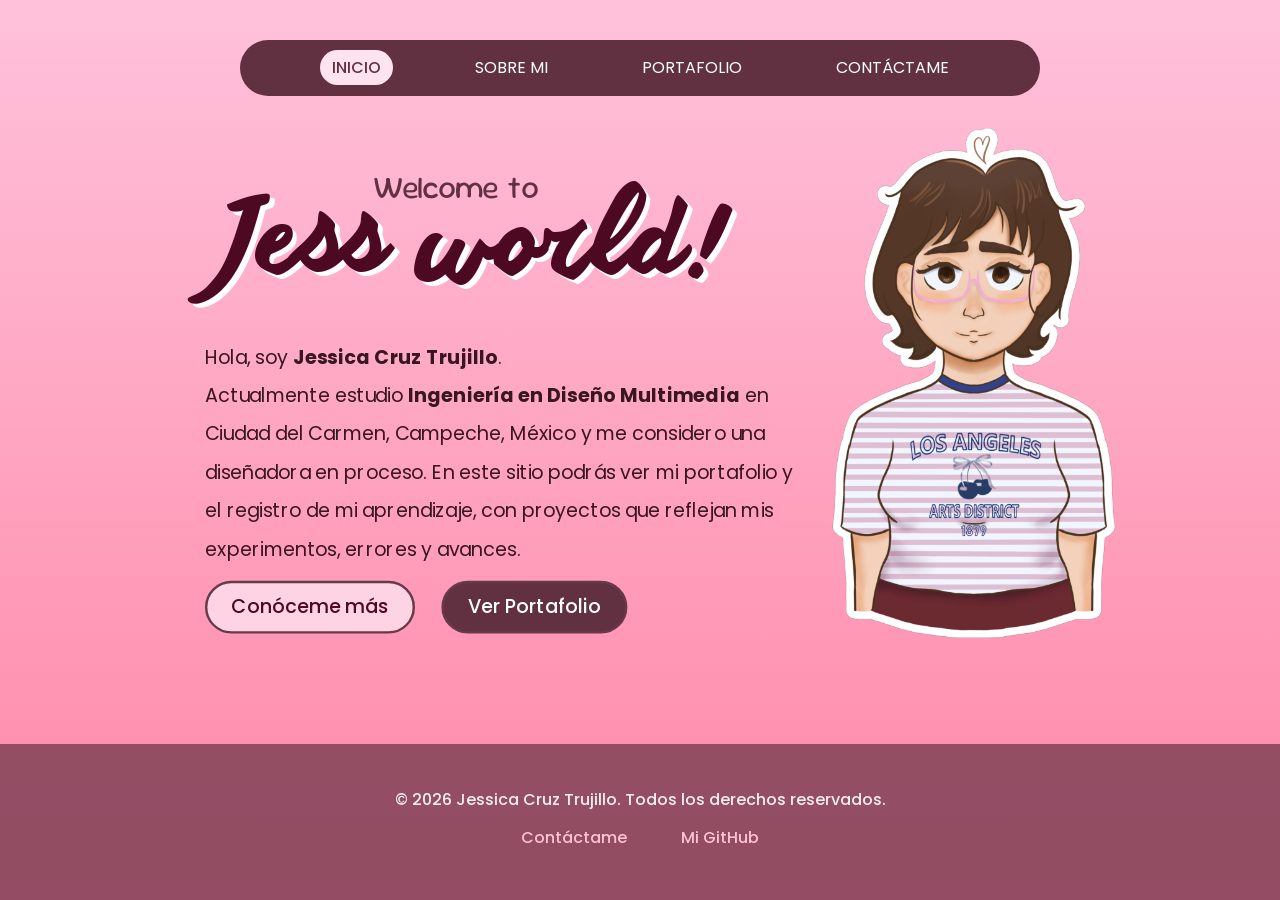
<file: Index.html>
<!-- index.html -->
<!DOCTYPE html>
<html lang="es">
<head>
    <meta charset="UTF-8">
    <meta name="viewport" content="width=device-width, initial-scale=1.0">
    <title>Jess World</title>
    <link rel="stylesheet" href="styles.css">
    <link rel="preconnect" href="https://fonts.googleapis.com">
    <link rel="preconnect" href="https://fonts.gstatic.com" crossorigin>
    <link href="https://fonts.googleapis.com/css2?family=Poppins:ital,wght@0,100;0,200;0,300;0,400;0,500;0,600;0,700;0,800;0,900;1,100;1,200;1,300;1,400;1,500;1,600;1,700;1,800;1,900&display=swap" rel="stylesheet">
    <link href="https://fonts.googleapis.com/css2?family=Sour+Gummy:ital,wght@0,100..900;1,100..900&display=swap" rel="stylesheet">

</head>
<body>
    <header>
        <div class="menu-container">
            <nav class="main-menu">
                <ul>
                    <li><a href="index.html" class="active">INICIO</a></li>
                    <li><a href="sobre-mi.html">SOBRE MI</a></li>
                    <li><a href="portafolio.html">PORTAFOLIO</a></li>
                    <li><a href="contacto.html">CONTÁCTAME</a></li>
                </ul>
            </nav>
        </div>
    </header>

    <main class="Contenedor-principal">
        
        <div class="Bloque-izquierdo">
        
            <div class="Titulos">
                <p class="Welcome">Welcome to</p>
                <h1 class="Titulo">Jess world!</h1>
            </div>

            <div class="Texto-presentacion">
                <p>
                Hola, soy <strong>Jessica Cruz Trujillo</strong>. 
                <br>Actualmente estudio <strong>Ingeniería en Diseño Multimedia</strong>
                en Ciudad del Carmen, Campeche, México y
                me considero una diseñadora en proceso. En este sitio 
                podrás ver mi portafolio y el registro de mi aprendizaje, 
                con proyectos que reflejan mis experimentos, errores y avances.
                </p> 
            </div>

            <div class="Botones">
                <a href="sobre-mi.html" class="btn-secundario">Conóceme más</a>
                <a href="portafolio.html" class="btn-principal">Ver Portafolio</a>
            </div>
        </div>

        <div class="Bloque-derecho">
            <img class="img-yo-animada" src="imagenes/yo-animada.png">
        </div>
    </main>

    <footer class="Footer">
        <p>
        &copy; 2026 Jessica Cruz Trujillo. Todos los derechos reservados.
        </p>
        <nav class="footer-menu">
        <a href="contacto.html">Contáctame</a>
        <a href="https://github.com/Jess5667">Mi GitHub</a>
        </nav>
    </footer>
</body>
</html>
</file>
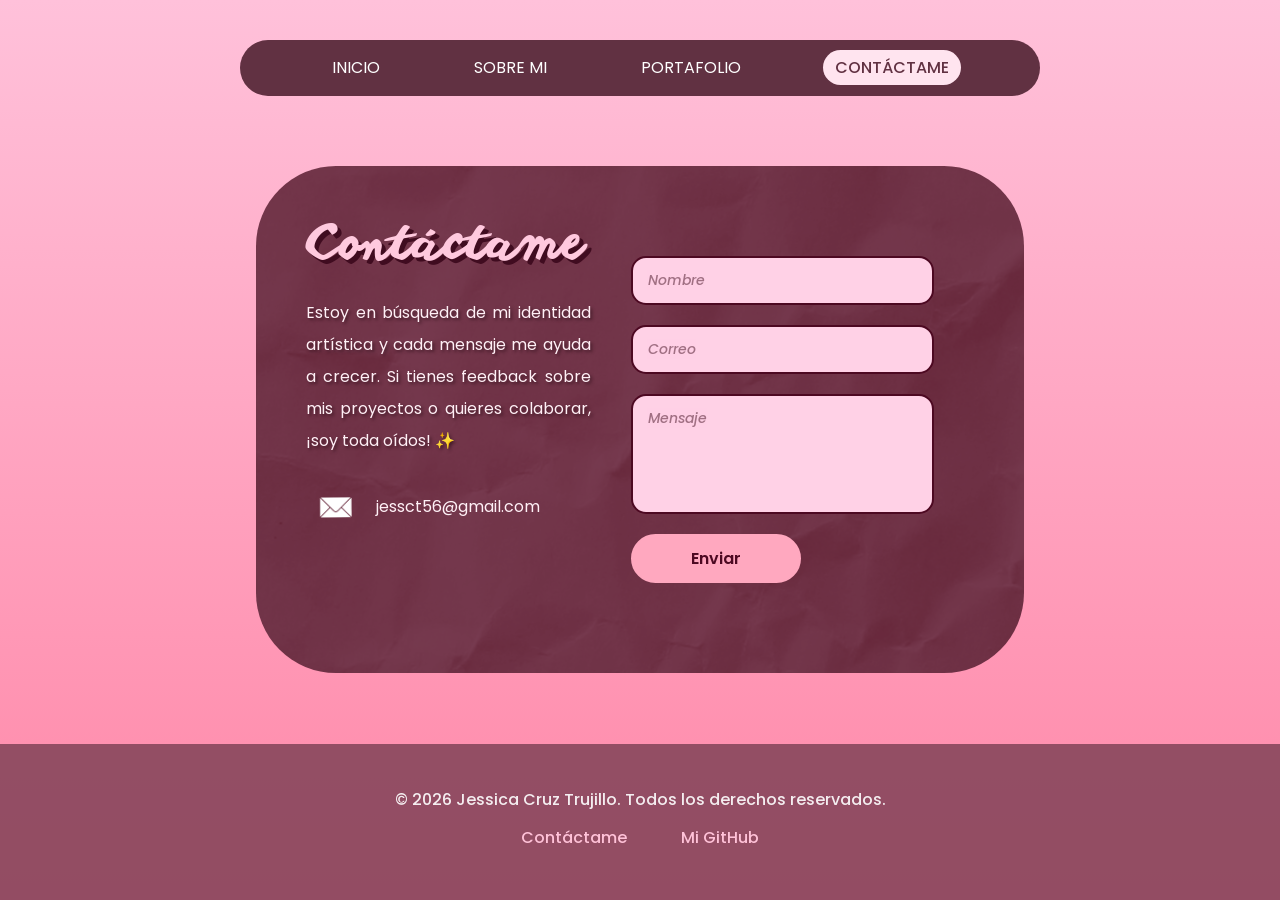
<file: contacto.html>
<!DOCTYPE html>
<html lang="es">
<head>
    <meta charset="UTF-8">
    <meta name="viewport" content="width=device-width, initial-scale=1.0">
    <title>Contáctame</title>
    <link rel="stylesheet" href="styles.css">
    <link rel="preconnect" href="https://fonts.googleapis.com">
    <link rel="preconnect" href="https://fonts.gstatic.com" crossorigin>
    <link href="https://fonts.googleapis.com/css2?family=Poppins:ital,wght@0,100;0,200;0,300;0,400;0,500;0,600;0,700;0,800;0,900;1,100;1,200;1,300;1,400;1,500;1,600;1,700;1,800;1,900&display=swap" rel="stylesheet">
</head>
<body>
    <header>
        <div class="menu-container">
            <nav class="main-menu">
                <ul>
                    <li><a href="index.html">INICIO</a></li>
                    <li><a href="sobre-mi.html">SOBRE MI</a></li>
                    <li><a href="portafolio.html">PORTAFOLIO</a></li>
                    <li><a href="contacto.html " class="active">CONTÁCTAME</a></li>
                </ul>
            </nav>
        </div>
    </header>

    <main>
            <div class="contenedor-formulario">
                <div class="contacto-texto">
                    <h1>Contáctame</h1>
                    <p>
                        Estoy en búsqueda de mi identidad artística y cada mensaje me ayuda a crecer. 
                        Si tienes feedback sobre mis proyectos o quieres colaborar, ¡soy toda oídos! ✨
                    </p>
            
                    <div class="correo-info">
                        <img src="imagenes/icono mail.png" alt="Icono de correo">
                        <a href="mailto:jessct56@gmail.com">jessct56@gmail.com</a>
                    </div>
                    
                </div>

                <form class="contacto-form" action="https://formspree.io/f/xgorwbkj" method="POST">

                    <input type="text" name="nombre" placeholder="Nombre" required>

                    <input type="email"  name="correo" placeholder="Correo" required>

                    <textarea name="mensaje" placeholder="Mensaje" required></textarea>

                    <button type="submit">Enviar</button>
                </form>
            </div>
    </main>

    <footer class="Footer">
        <p>
        &copy; 2026 Jessica Cruz Trujillo. Todos los derechos reservados.
        </p>
        <nav class="footer-menu">
        <a href="contacto.html">Contáctame</a>
        <a href="https://github.com/Jess5667">Mi GitHub</a>
        </nav>
    </footer>

</body>

</html>
</file>
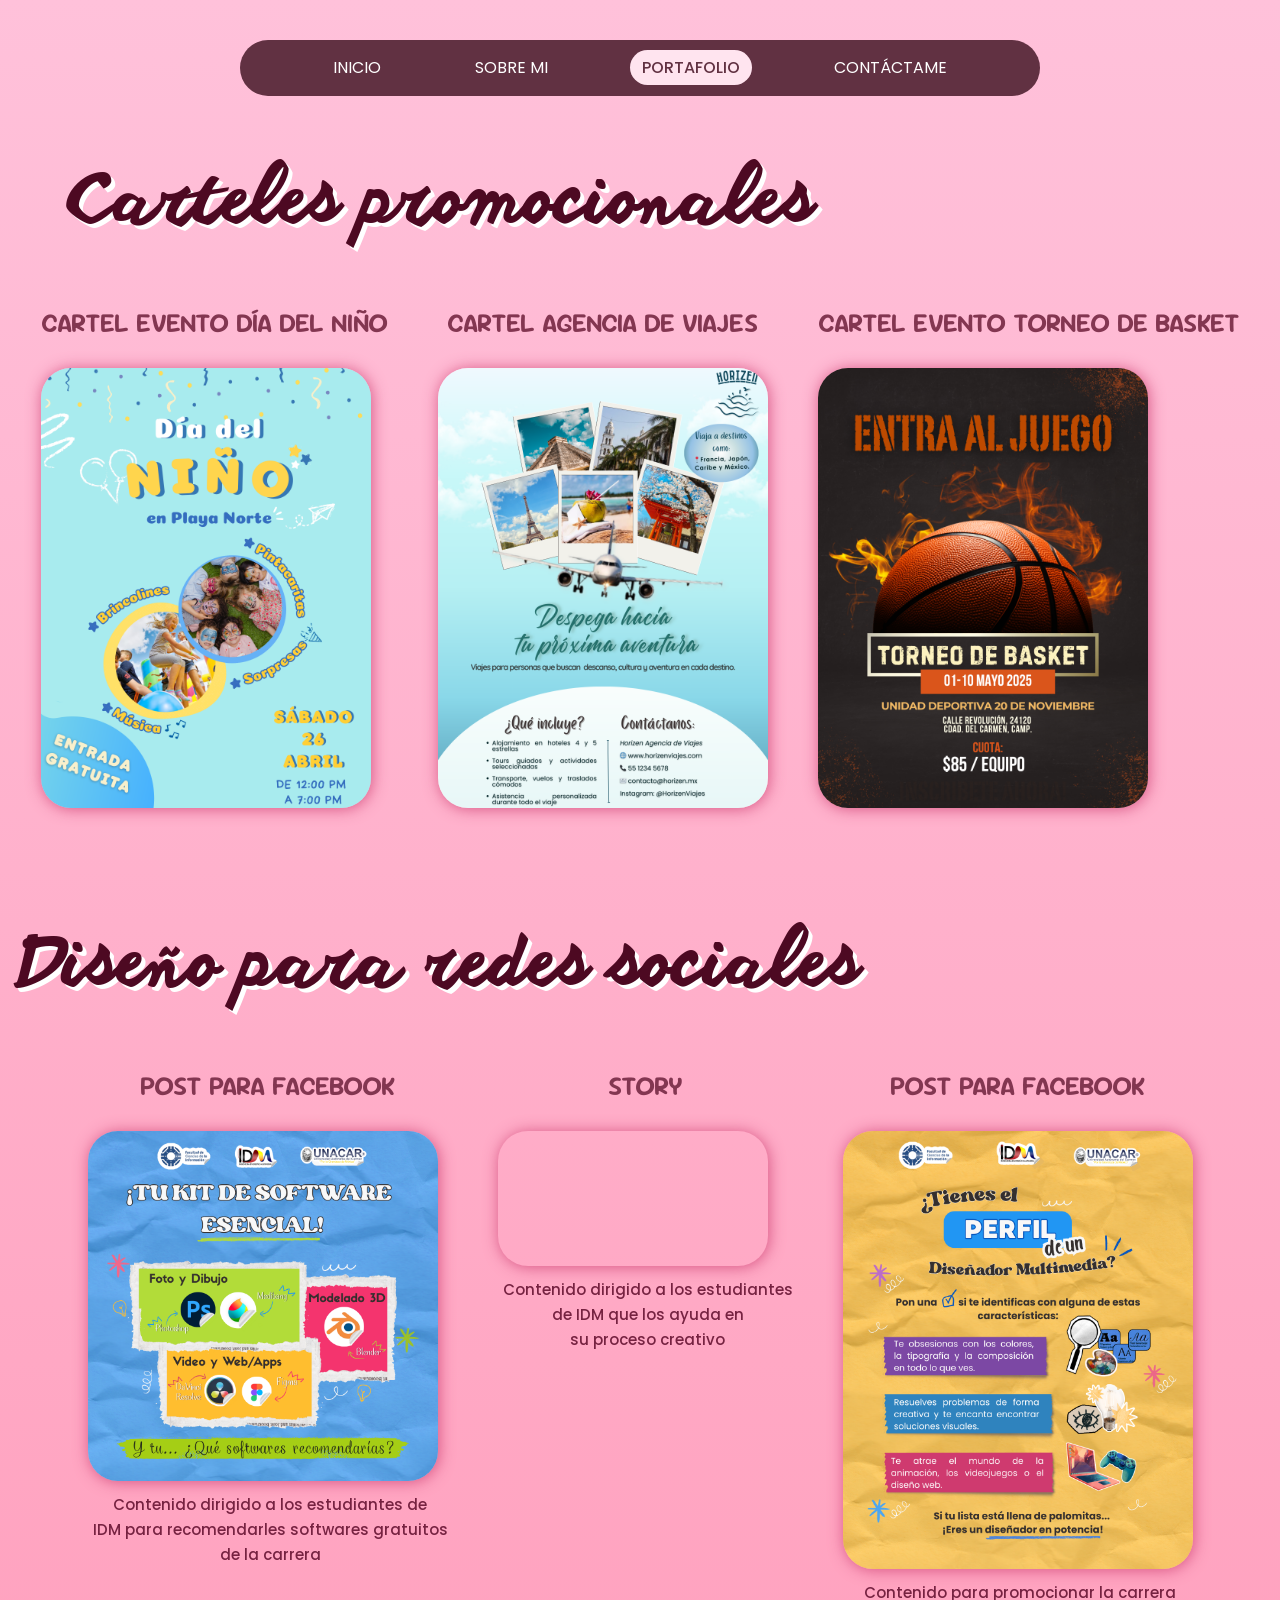
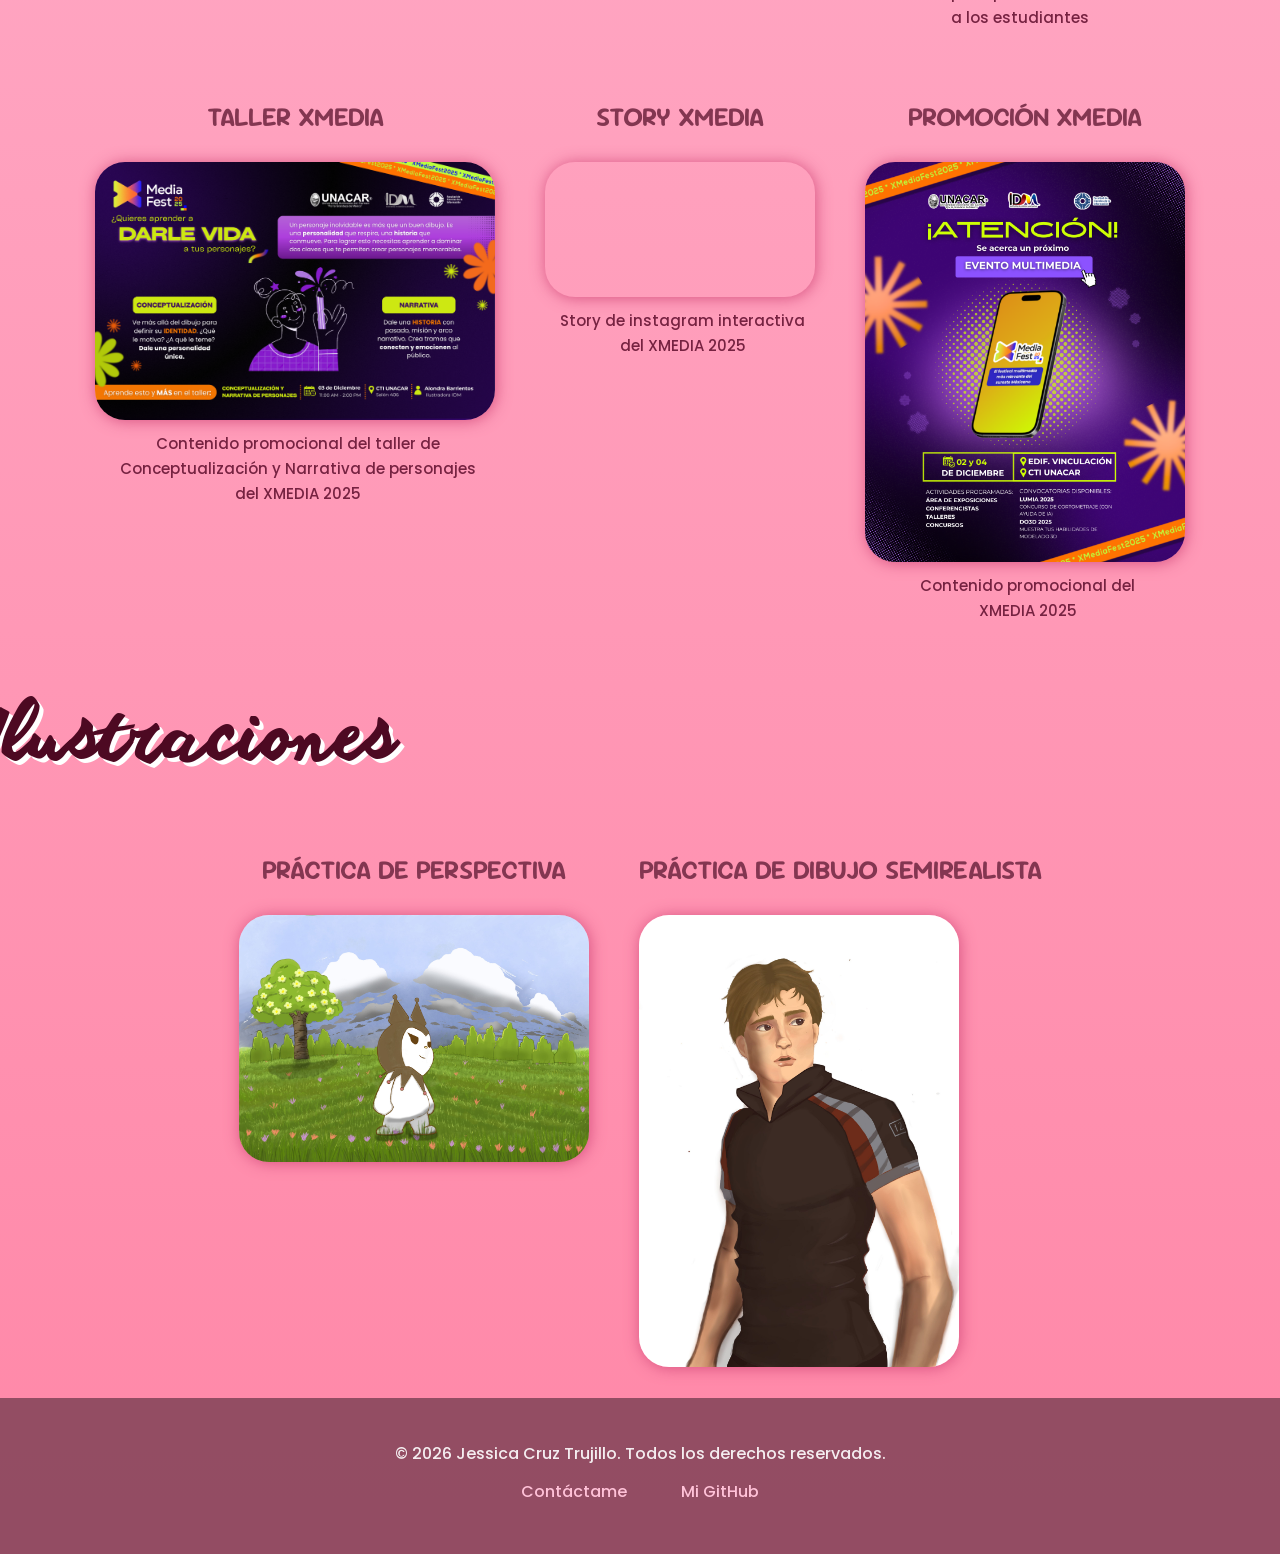
<file: diseño-ilustracion.html>
<!DOCTYPE html>
<html lang="es">

<head>
    <meta charset="UTF-8">
    <meta name="viewport" content="width=device-width, initial-scale=1.0">
    <title>Diseño e Ilustración</title>
    <link rel="stylesheet" href="styles.css">
    <link rel="preconnect" href="https://fonts.googleapis.com">
    <link rel="preconnect" href="https://fonts.gstatic.com" crossorigin>
    <link href="https://fonts.googleapis.com/css2?family=Poppins:ital,wght@0,100;0,200;0,300;0,400;0,500;0,600;0,700;0,800;0,900;1,100;1,200;1,300;1,400;1,500;1,600;1,700;1,800;1,900&display=swap" rel="stylesheet">
    <link href="https://fonts.googleapis.com/css2?family=Sour+Gummy:ital,wght@0,100..900;1,100..900&display=swap" rel="stylesheet">
</head>
<body>
    <header>
        <div class="menu-container">
            <nav class="main-menu">
                <ul>
                    <li><a href="index.html">INICIO</a></li>
                    <li><a href="sobre-mi.html">SOBRE MI</a></li>
                    <li><a href="portafolio.html" class="active">PORTAFOLIO</a></li>
                    <li><a href="contacto.html">CONTÁCTAME</a></li>
                </ul>
            </nav>
        </div>
    </header>

    <main>
    
        <section class="Diseño">
            <div class="Contenedor-titulo-diseño">
                <h1> Carteles promocionales </h1>
            </div>

            <div class="Contenedor-imagenes-diseño">

                <div class="Caja-cartel">   
                    <div class="Contenedor-texto">
                        <h2>CARTEL EVENTO DÍA DEL NIÑO</h2>
                    </div>
                    <img src="imagenes/carteles promocionales/cartel1.png" alt="Cartel promocional 1">
                </div>

            <div class="Caja-cartel">
                <div class="Contenedor-texto">
                    <h2>CARTEL AGENCIA DE VIAJES</h2>
                </div>
                <img src="imagenes/carteles promocionales/cartel2.png" alt="Cartel promocional 2">
            </div>

            <div class="Caja-cartel">
                <div class="Contenedor-texto">
                    <h2>CARTEL EVENTO TORNEO DE BASKET</h2>
                </div>
                <img src="imagenes/carteles promocionales/cartel3.png" alt="Cartel promocional 3">
            </div>
        </section>

        <section class="Redes-sociales">
            <div class="Contenedor-titulo-redes">
                <h1> Diseño para redes sociales </h1>
            </div>

            <div class="Contenedor-imagenes-redes">

                <div class="Caja-redes-lumina">   
                    <div class="Contenedor-texto">
                        <h2>POST PARA FACEBOOK</h2>
                    </div>
                    <img src="imagenes/redes sociales/LUMINA/ejemplo post1.png" alt="Post para Facebook">
                    <p>Contenido dirigido a los estudiantes de <br> IDM para recomendarles softwares gratuitos <br> de la carrera</p>
                </div>

                <div class="Caja-redes-lumina">   
                    <div class="Contenedor-texto">
                        <h2>STORY</h2>
                    </div>
                    <video src="imagenes/redes sociales/LUMINA/ejemplo de story.mp4" alt="Story para Instagram" autoplay muted loop playsinline> </video>
                    <p>Contenido dirigido a los estudiantes <br> de IDM que los ayuda en <br> su proceso creativo</p>
                </div>

                <div class="Caja-redes-lumina">   
                    <div class="Contenedor-texto">
                        <h2>POST PARA FACEBOOK</h2>
                    </div>
                    <img src="imagenes/redes sociales/LUMINA/ejemplo post 2.png" alt="Post para Facebook">
                    <p>Contenido para promocionar la carrera <br> a los estudiantes</p>
                </div>

                <div class="Caja-redes-xmedia">
                    <div class="Contenedor-texto">
                        <h2>TALLER XMEDIA</h2>
                    </div>
                    <img src="imagenes/redes sociales/XMEDIA/FLYERS/Flyer taller.png">
                    <p>Contenido promocional del taller de <br> Conceptualización y Narrativa de personajes <br> del XMEDIA 2025</p>
                </div>

                <div class="Caja-redes-xmedia">
                    <div class="Contenedor-texto">
                        <h2>STORY XMEDIA</h2>
                    </div>
                    <video src="imagenes/redes sociales/XMEDIA/HISTORIAS/Caja-preguntas.mp4" autoplay muted loop playsinline></video>
                    <p>Story de instagram interactiva <br> del XMEDIA 2025</p>
                </div>

                <div class="Caja-redes-xmedia">
                    <div class="Contenedor-texto">
                        <h2>PROMOCIÓN XMEDIA</h2>
                    </div>
                    <img src="imagenes/redes sociales/XMEDIA/FLYERS/Flyer xmedia.png" style="width: 320px;">
                    <p>Contenido promocional del <br> XMEDIA 2025</p>
                </div>

            </div>
        </section>

        <section class="Ilustracion">
            <div class="Contenedor-titulo-ilustracion">
                <h1> Ilustraciones </h1>
            </div>

            <div class="Contenedor-imagenes-ilustracion">
                <div class="Caja-ilustracion">
                    <div class="Contenedor-texto">
                        <h2>PRÁCTICA DE PERSPECTIVA</h2>
                    </div>
                    <img src="imagenes/dibujo/kuromi-perspectiva.jpg">
                </div>

                <div class="Caja-ilustracion">
                    <div class="Contenedor-texto">
                        <h2>PRÁCTICA DE DIBUJO SEMIREALISTA</h2>
                    </div>
                    <img src="imagenes/dibujo/josh hutcherson.jpg" style="width: 320px;">
                </div>
            </div>

        </section>

    </main>

    <footer class="Footer">
        <p>
        &copy; 2026 Jessica Cruz Trujillo. Todos los derechos reservados.
        </p>
        <nav class="footer-menu">
        <a href="contacto.html">Contáctame</a>
        <a href="https://github.com/Jess5667">Mi GitHub</a>
        </nav>
    </footer>
</body>
</html>
</file>
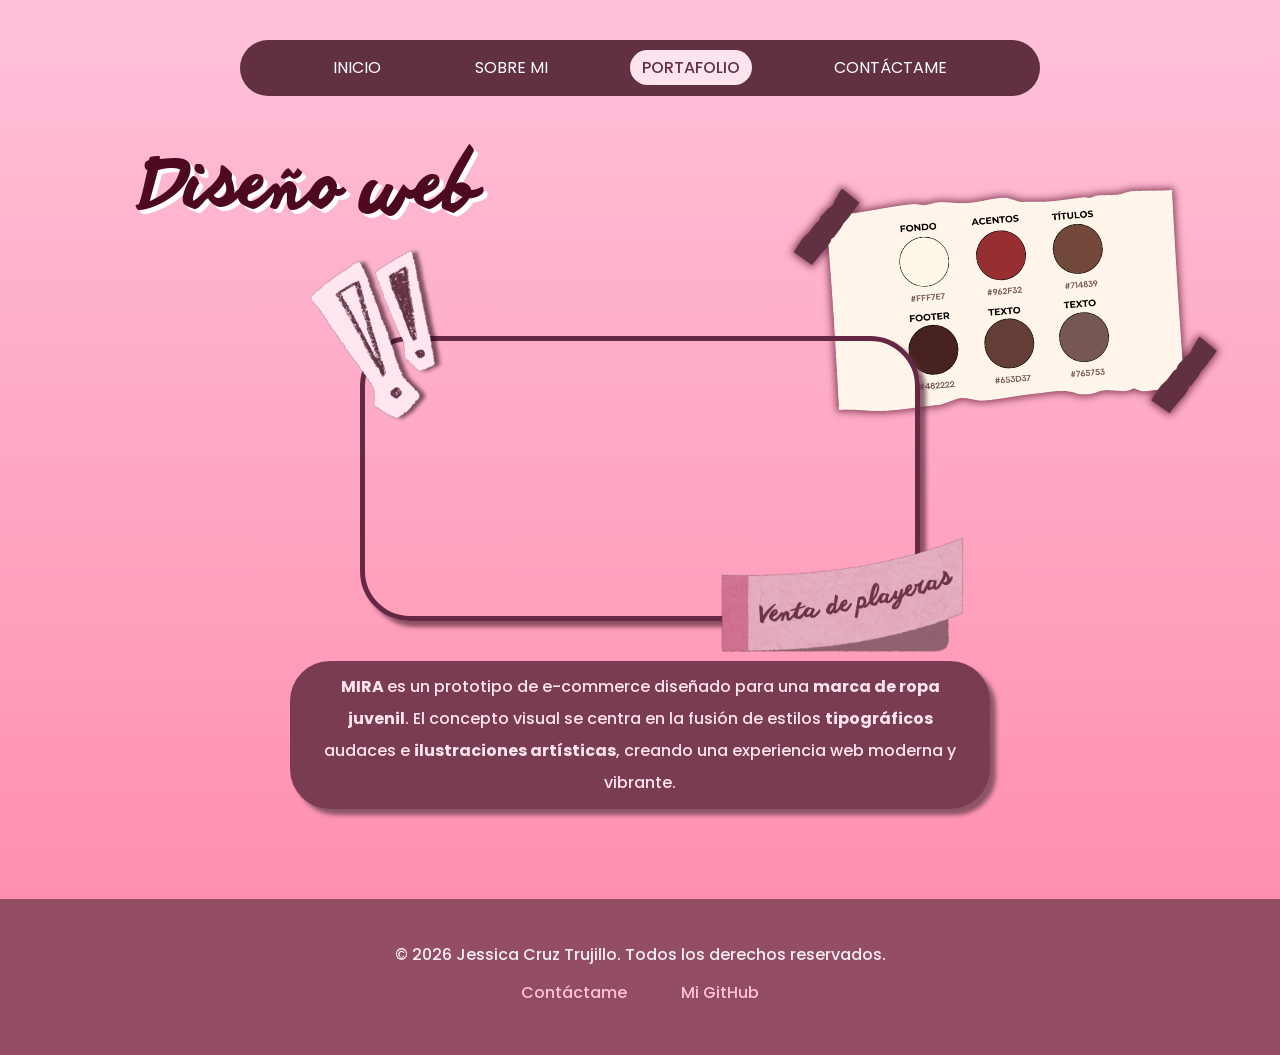
<file: diseño-web.html>
<!DOCTYPE html>
<html lang="es">
<head>
    <meta charset="UTF-8">
    <meta name="viewport" content="width=device-width, initial-scale=1.0">
    <title>Diseño web MIRA</title>
    <link rel="stylesheet" href="styles.css">
    <link rel="preconnect" href="https://fonts.googleapis.com">
    <link rel="preconnect" href="https://fonts.gstatic.com" crossorigin>
    <link href="https://fonts.googleapis.com/css2?family=Poppins:ital,wght@0,100;0,200;0,300;0,400;0,500;0,600;0,700;0,800;0,900;1,100;1,200;1,300;1,400;1,500;1,600;1,700;1,800;1,900&display=swap" rel="stylesheet">
    <link href="https://fonts.googleapis.com/css2?family=Sour+Gummy:ital,wght@0,100..900;1,100..900&display=swap" rel="stylesheet">
    <link href="https://fonts.googleapis.com/css2?family=Fredoka:wght@300..700&display=swap" rel="stylesheet">
</head>

<body>
    <header>
                <div class="menu-container">
                    <nav class="main-menu">
                        <ul>
                            <li><a href="index.html">INICIO</a></li>
                            <li><a href="sobre-mi.html">SOBRE MI</a></li>
                            <li><a href="portafolio.html" class="active">PORTAFOLIO</a></li>
                            <li><a href="contacto.html">CONTÁCTAME</a></li>
                        </ul>
                    </nav>
                </div>
        </header>

    <main>
        <div class="Contenedor-titulo-diseño-web">
                <h1> Diseño web </h1>
        </div>

        <div class="Caja-mira">

            <div class="nota-colores">
                <img src="imagenes/nota colores.png">
            </div>

            <video class="mockup-video" src="imagenes/diseño web/mockup MIRA.mp4" autoplay muted loop playsinline></video>

            <div class="exclamacion">
                <img src="imagenes/exclamacion.png">
            </div>

            <div class="etiqueta-venta">
                <img src="imagenes/etiqueta venta.png">
            </div>
        </div>

        <p class="descripcion-mira"> 
            <strong> MIRA </strong> es un prototipo de e-commerce diseñado para una <strong>marca de ropa juvenil</strong>. 
            El concepto visual se centra en la fusión de estilos <strong>tipográficos</strong> audaces e <strong>ilustraciones artísticas</strong>, 
            creando una experiencia web moderna y vibrante.
        </p>

    </main>

    <footer class="Footer">
        <p>
        &copy; 2026 Jessica Cruz Trujillo. Todos los derechos reservados.
        </p>
        <nav class="footer-menu">
        <a href="contacto.html">Contáctame</a>
        <a href="https://github.com/Jess5667">Mi GitHub</a>
        </nav>
    </footer>

</body>
</html>
</file>
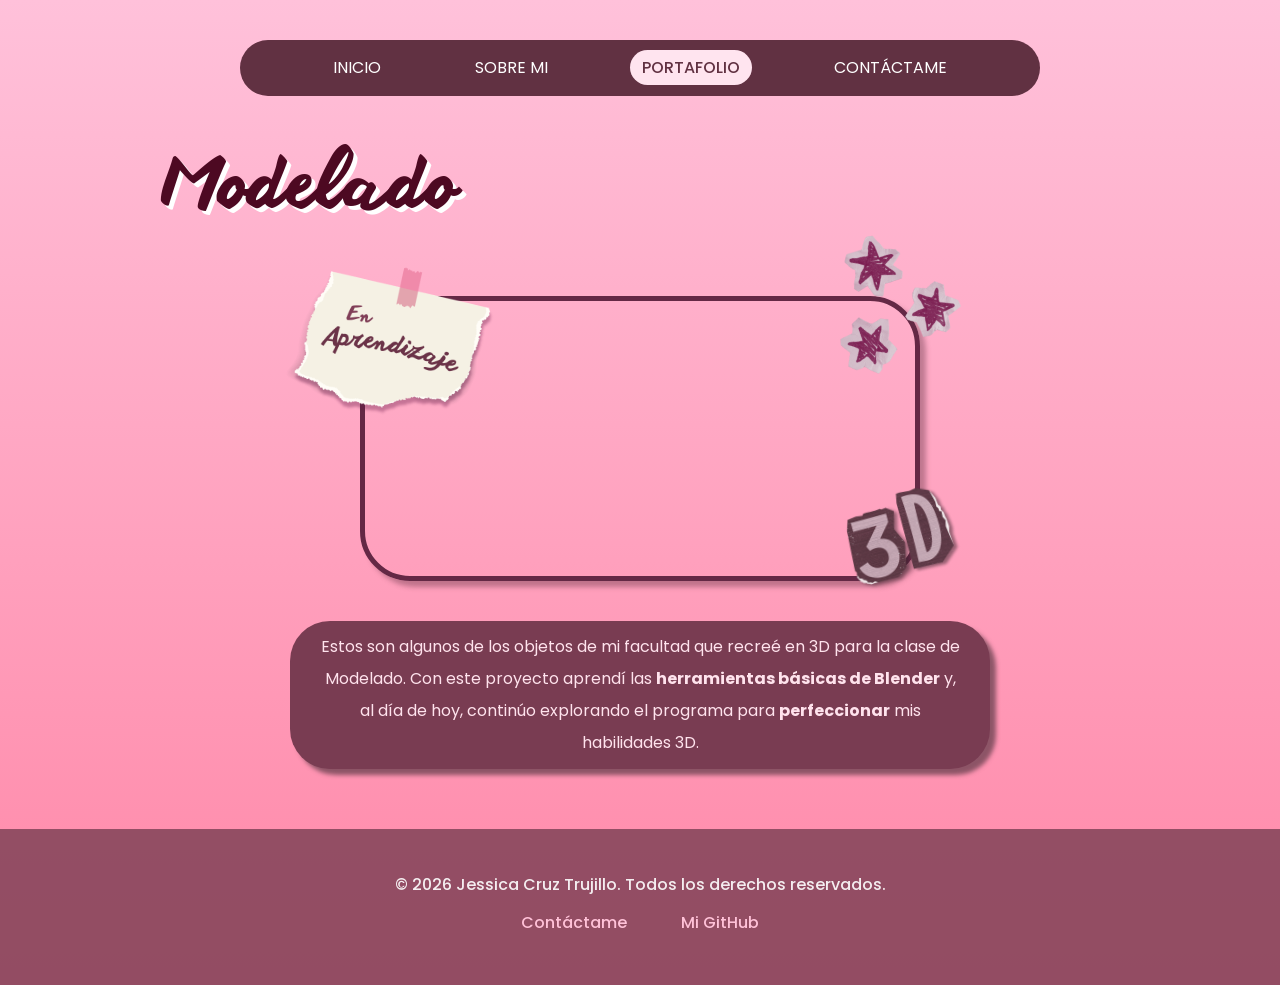
<file: modelado 3D.html>
<!DOCTYPE html>
<html lang="es">
<head>
    <meta charset="UTF-8">
    <meta name="viewport" content="width=device-width, initial-scale=1.0">
    <title>Modelado 3D</title>
    <link rel="stylesheet" href="styles.css">
    <link rel="preconnect" href="https://fonts.googleapis.com">
    <link rel="preconnect" href="https://fonts.gstatic.com" crossorigin>
    <link href="https://fonts.googleapis.com/css2?family=Poppins:ital,wght@0,100;0,200;0,300;0,400;0,500;0,600;0,700;0,800;0,900;1,100;1,200;1,300;1,400;1,500;1,600;1,700;1,800;1,900&display=swap" rel="stylesheet">
    <link href="https://fonts.googleapis.com/css2?family=Sour+Gummy:ital,wght@0,100..900;1,100..900&display=swap" rel="stylesheet">
    <link href="https://fonts.googleapis.com/css2?family=Fredoka:wght@300..700&display=swap" rel="stylesheet">
</head>

<body>
    <header>
                <div class="menu-container">
                    <nav class="main-menu">
                        <ul>
                            <li><a href="index.html">INICIO</a></li>
                            <li><a href="sobre-mi.html">SOBRE MI</a></li>
                            <li><a href="portafolio.html" class="active">PORTAFOLIO</a></li>
                            <li><a href="contacto.html">CONTÁCTAME</a></li>
                        </ul>
                    </nav>
                </div>
        </header>

    <main>
        <div class="Contenedor-titulo-modelado">
                <h1> Modelado </h1>
        </div>

        <div class="Caja-modelado">
            <video src="imagenes/diseño web/mockup modelado.mp4" autoplay muted loop playsinline></video>

            <div class="nota-aprendizaje">
                <img src="imagenes/nota aprendizaje.png">
            </div>

            <div class="estrellas">
                <img src="imagenes/estrellas recorte.png">
            </div>

            <div class="tresde-recorte">
                <img src="imagenes/3D.png">
            </div>
        </div>

        <p class="descripcion-modelado"> 
            Estos son algunos de los objetos de mi facultad que recreé en 3D para la clase de Modelado. Con este 
            proyecto aprendí las <strong>herramientas básicas de Blender</strong> y, al día de hoy, continúo explorando el programa 
            para <strong>perfeccionar</strong> mis habilidades 3D.
        </p>

    </main>

    <footer class="Footer">
        <p>
        &copy; 2026 Jessica Cruz Trujillo. Todos los derechos reservados.
        </p>
        <nav class="footer-menu">
        <a href="contacto.html">Contáctame</a>
        <a href="https://github.com/Jess5667">Mi GitHub</a>
        </nav>
    </footer>

</body>
</html>
</file>
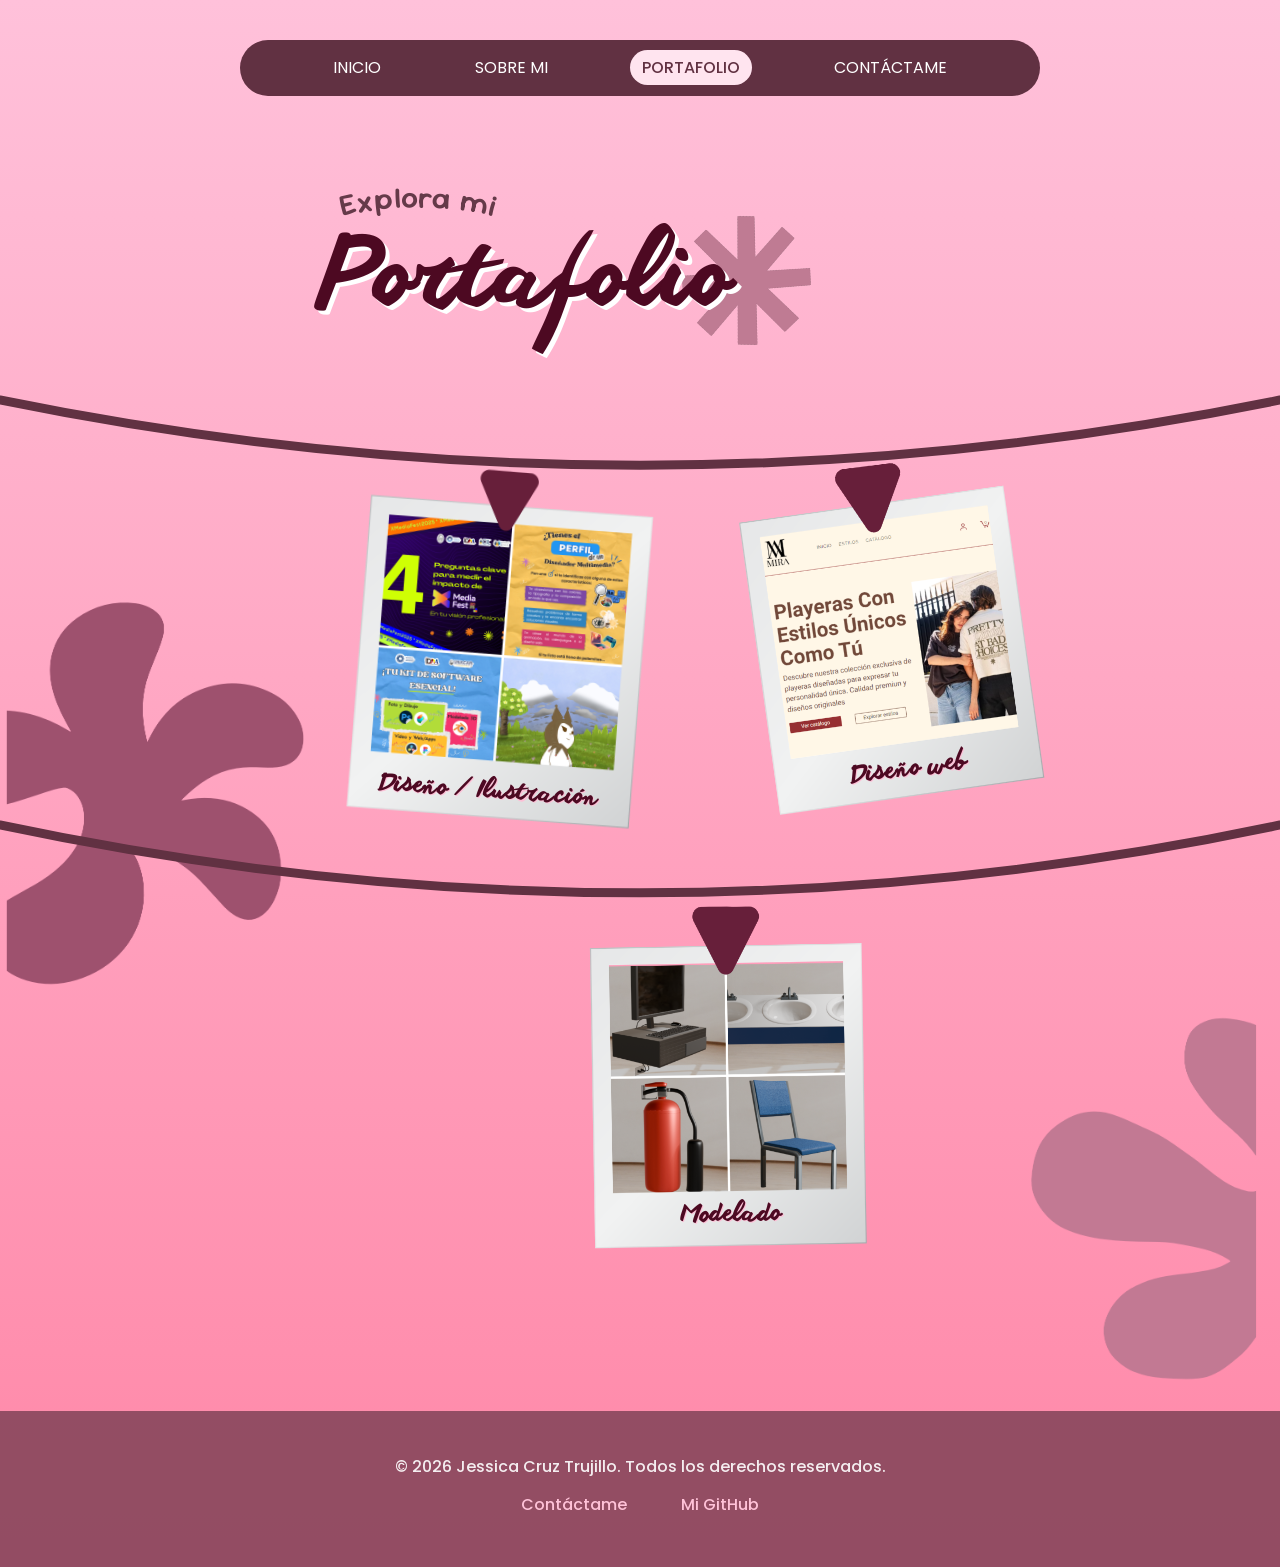
<file: portafolio.html>
<!DOCTYPE html>
<html lang="es">

<head>
    <meta charset="UTF-8">
    <meta name="viewport" content="width=device-width, initial-scale=1.0">
    <title>Portafolio</title>
    <link rel="stylesheet" href="styles.css">
    <link rel="preconnect" href="https://fonts.googleapis.com">
    <link rel="preconnect" href="https://fonts.gstatic.com" crossorigin>
    <link href="https://fonts.googleapis.com/css2?family=Poppins:ital,wght@0,100;0,200;0,300;0,400;0,500;0,600;0,700;0,800;0,900;1,100;1,200;1,300;1,400;1,500;1,600;1,700;1,800;1,900&display=swap" rel="stylesheet">
    <link href="https://fonts.googleapis.com/css2?family=Sour+Gummy:ital,wght@0,100..900;1,100..900&display=swap" rel="stylesheet">
</head>
<body>
    <header>
        <div class="menu-container">
            <nav class="main-menu">
                <ul>
                    <li><a href="index.html">INICIO</a></li>
                    <li><a href="sobre-mi.html">SOBRE MI</a></li>
                    <li><a href="portafolio.html" class="active">PORTAFOLIO</a></li>
                    <li><a href="contacto.html">CONTÁCTAME</a></li>
                </ul>
            </nav>
        </div>
    </header>

    <main class="Main-portafolio">

        <img class="adorno-fondo1" src="imagenes/adorno 2-portafolio.PNG">
        <img class="adorno-fondo2" src="imagenes/adorno 3-portafolio.PNG">

        <div class="Contenedor-titulos-portafolio">
            <div class="Titulos-portafolio">
                <svg class="curva-titulo-portafolio" viewBox="0 0 500 120">
                    <path id="path-portafolio" d="M 100,100 A 200,60 0 0,1 400,100" fill="none"></path>
                    <text>
                        <textPath xlink:href="#path-portafolio" startOffset="50%" text-anchor="middle">
                            Explora mi
                        </textPath>
                    </text>
                </svg>

                <h1 class="Titulo-principal-portafolio"> Portafolio </h1>
                <img class="adorno1-portafolio" src="imagenes/adorno 1-portafolio.PNG">

            </div>

        </div>

        <div class="Contenedor-tendedero1">
            <svg class="curva-tendedero" viewBox="0 0 1000 200" preserveAspectRatio="none">
                <path d="M0,50 Q500,152 1000,50" stroke="#613142" stroke-width="3" fill="none"></path>
            </svg>

            <div class="Contenedor-polaroid1">
                <img class="polaroid1-portafolio" src="imagenes/polaroid1.png">
                <a class="Titulo-polaroid1" href="diseño-ilustracion.html"> Diseño / Ilustración</a>
            </div>
            
            <div class="Contenedor-polaroid2">
                <a class="Titulo-polaroid2" href="diseño-web.html">Diseño web</a>
                <img class="polaroid2-portafolio" src="imagenes/polaroid2.png">
            </div>
        </div>

        <div class="Contenedor-tendedero2">
            <svg class="curva-tendedero" viewBox="0 0 1000 200" preserveAspectRatio="none">
                <path d="M0,50 Q500,156 1000,50" stroke="#613142" stroke-width="3" fill="none"></path>
            </svg>

            <div class="Contenedor-polaroid3">
                <a class="Titulo-polaroid3" href="modelado 3D.html">Modelado</a>
                <img class="polaroid3-portafolio" src="imagenes/polaroid3.png">
            </div>
        </div>
    </main>

    <footer class="Footer">
        <p>
        &copy; 2026 Jessica Cruz Trujillo. Todos los derechos reservados.
        </p>
        <nav class="footer-menu">
        <a href="contacto.html">Contáctame</a>
        <a href="https://github.com/Jess5667">Mi GitHub</a>
        </nav>
    </footer>

</body>

</html>
</file>
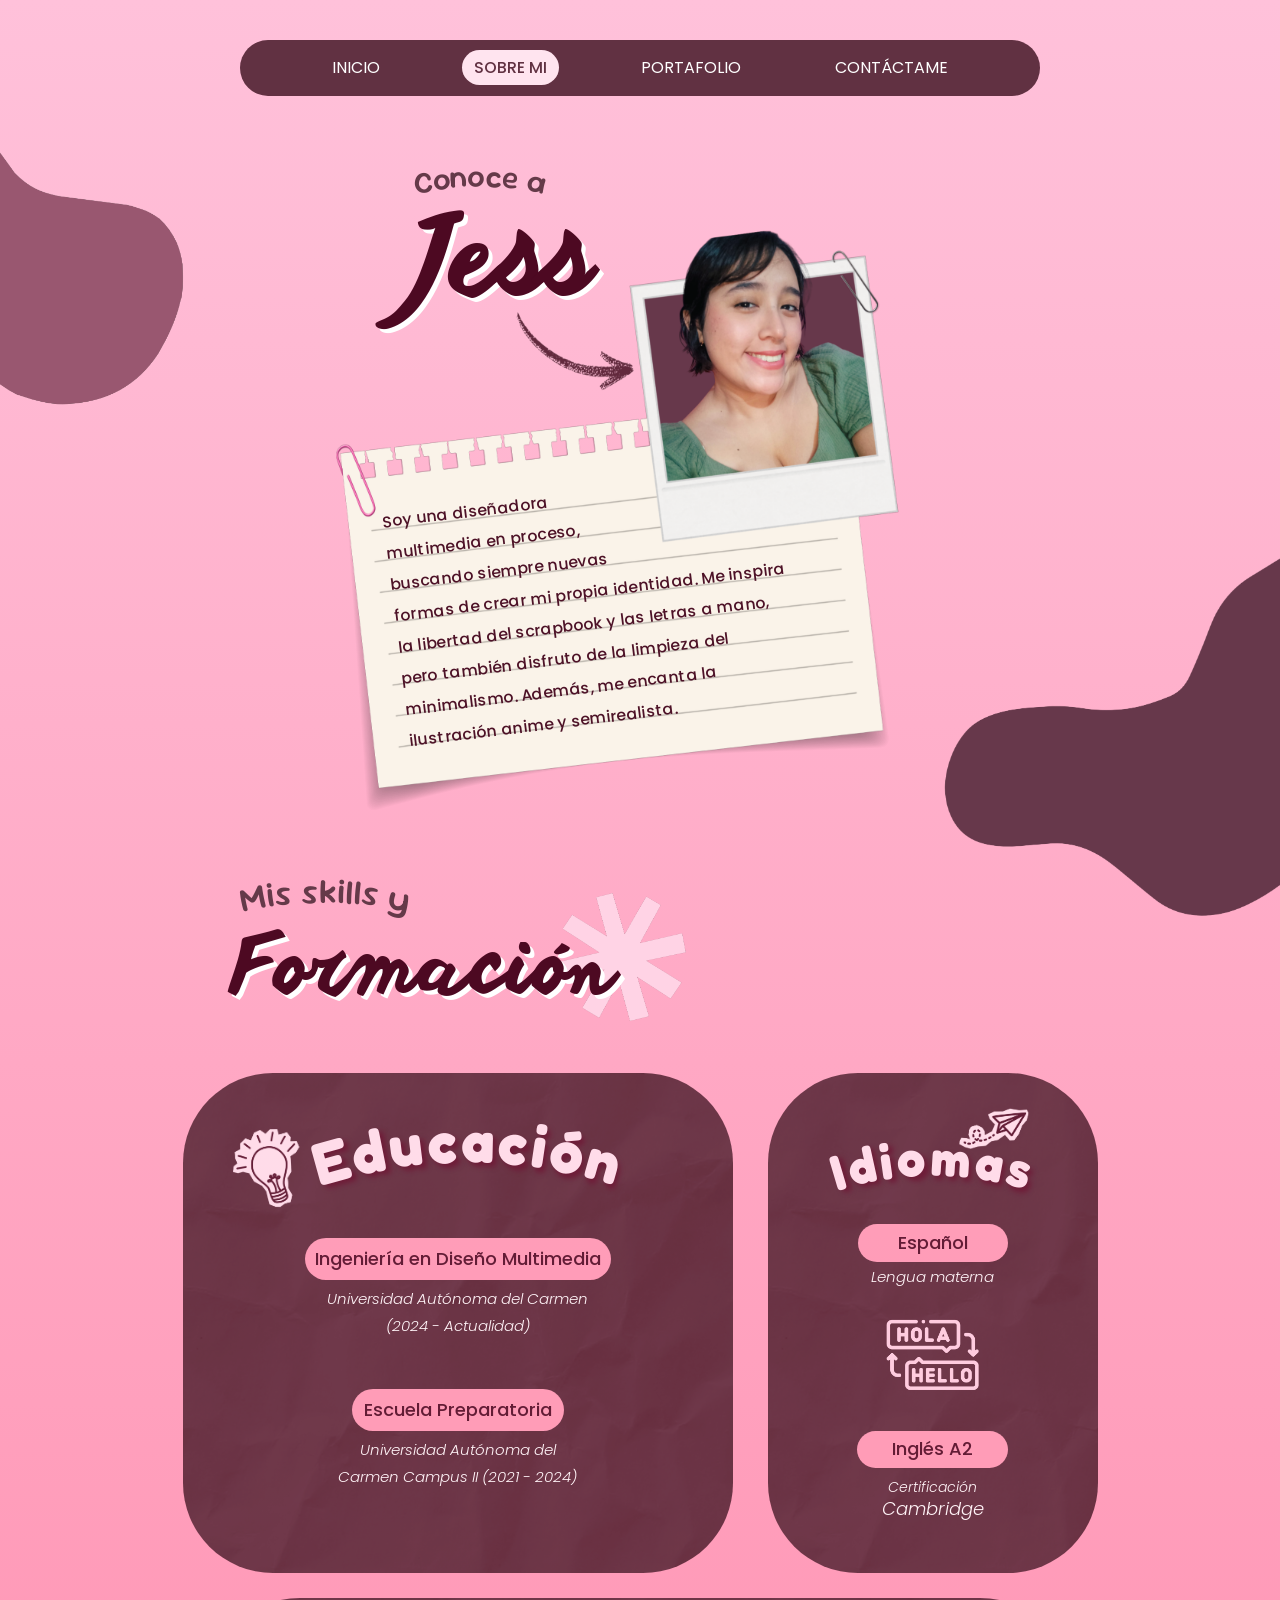
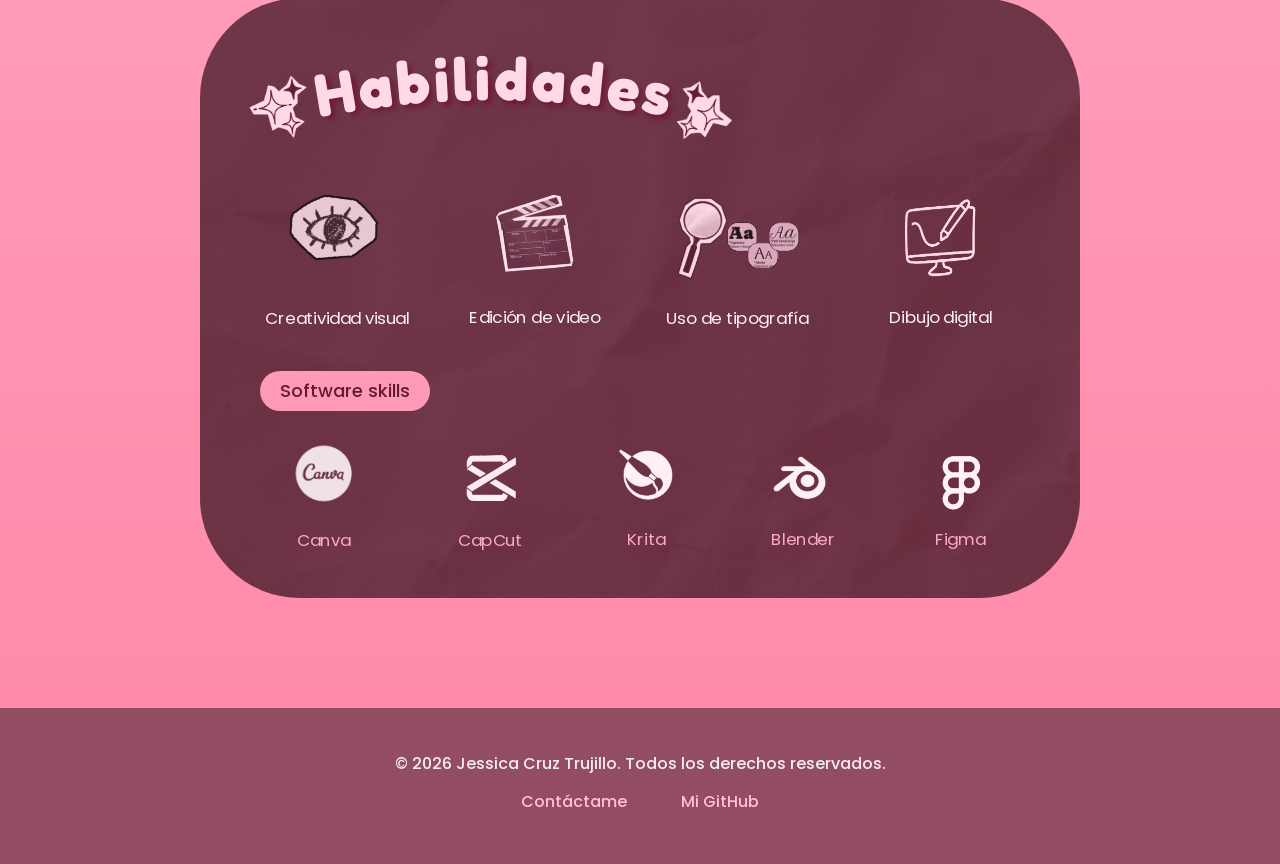
<file: sobre-mi.html>
<!DOCTYPE html>
<html lang="es">
<head>
    <meta charset="UTF-8">
    <meta name="viewport" content="width=device-width, initial-scale=1.0">
    <title>Sobre mí</title>
    <link rel="stylesheet" href="styles.css">
    <link rel="preconnect" href="https://fonts.googleapis.com">
    <link rel="preconnect" href="https://fonts.gstatic.com" crossorigin>
    <link href="https://fonts.googleapis.com/css2?family=Poppins:ital,wght@0,100;0,200;0,300;0,400;0,500;0,600;0,700;0,800;0,900;1,100;1,200;1,300;1,400;1,500;1,600;1,700;1,800;1,900&display=swap" rel="stylesheet">
    <link href="https://fonts.googleapis.com/css2?family=Sour+Gummy:ital,wght@0,100..900;1,100..900&display=swap" rel="stylesheet">
    <link href="https://fonts.googleapis.com/css2?family=Fredoka:wght@300..700&display=swap" rel="stylesheet">
</head>
    <body>
        <header>
                <div class="menu-container">
                    <nav class="main-menu">
                        <ul>
                            <li><a href="index.html">INICIO</a></li>
                            <li><a href="sobre-mi.html" class="active">SOBRE MI</a></li>
                            <li><a href="portafolio.html">PORTAFOLIO</a></li>
                            <li><a href="contacto.html">CONTÁCTAME</a></li>
                        </ul>
                    </nav>
                </div>
        </header>

    <main>

        <section class="Seccion-presentacion">

            <div class="Contenedor-sobremi">

                <div class="Bloque">
                    <div class="Titulos-sobremi">
                        <svg class="curva-titulo" viewBox="0 0 500 120">
                            <path id="path-sobremi" d="M 100,100 A 200,80 0 0,1 400,100" fill="none"></path>
                            <text>
                                <textPath xlink:href="#path-sobremi" startOffset="50%" text-anchor="middle">
                                    Conoce a
                                </textPath>
                            </text>

                        </svg>

                        <h1 class="Sobre-mi">Jess</h1>
                    </div>

                    <img class="adorno1-sobremi" src="imagenes/adorno1-sobremi.png">

                    <div class="Img-flecha">
                        <img class="img-yo" src="imagenes/foto con flecha.png">

                        <img class="adorno2-sobremi" src="imagenes/adorno 2-sobremi.png">

                        <div class="Texto-hoja">
                            <p>
                                Soy una diseñadora
                                <br>multimedia en proceso,
                                <br>buscando siempre nuevas 
                                <br>formas de crear mi propia identidad. Me inspira la 
                                libertad del scrapbook y las letras a mano, pero 
                                también disfruto de la limpieza del minimalismo. 
                                Además, me encanta  la ilustración anime y 
                                semirealista.
                            </p>
                        </div>
                    </div>
                </div>
                
            </div>
        </section>

        <section class="Seccion-formacion">

            <div class="Titulos-formacion">
                <svg class="curva-titulo-skills" viewBox="0 0 500 100">
                    <path id="path-skills" d="M 100,80 A 200,60 0 0,1 400,80" fill="none"></path>
                        <text>
                            <textPath xlink:href="#path-skills" startOffset="50%" text-anchor="middle">
                                Mis skills y
                            </textPath>
                        </text>
                </svg>
                <h1 class="Titulo-principal-formacion"> Formación </h1>
                <img class="adorno3-sobremi" src="imagenes/adorno 3-sobremi.PNG">
            </div>

            <div class="Contenedor-formacion">
                <div class="Bloque-educacion">
                    <svg class="titulo-curvo-educacion" viewBox="0 0 400 120">
                        <path id="curva-edu" d="M40,90 Q200,40 360,90" fill="transparent"></path>

                        <image xlink:href="imagenes/idea recorte.png" x="-78" y="10" width="50" height="45" class="img-educacion"/>

                        <text>
                            <textPath xlink:href="#curva-edu" startOffset="50%" text-anchor="middle">
                                Educación
                            </textPath>
                        </text>
                    </svg>
                    <p class="IDM">Ingeniería en Diseño Multimedia</p> 
                    <p class="UNACAR">Universidad Autónoma del Carmen <br>(2024 - Actualidad)</p>
                    <p class="Prepa">Escuela Preparatoria</p> 
                    <p class="Campus">Universidad Autónoma del <br>Carmen Campus II (2021 - 2024)</p>
                </div>

                <div class="Bloque-idiomas">
                    <img class="img-avioncito" src="imagenes/Avioncito recorte.PNG">
                    <svg class="titulo-curvo-idiomas" viewBox="0 0 300 120">
                        <path id="curva-idiomas" d="M30,90 Q150,50 270,90" fill="transparent"></path>
                        <text>
                            <textPath xlink:href="#curva-idiomas" startOffset="50%" text-anchor="middle">
                                Idiomas
                            </textPath>
                        </text>
                    </svg>

                    <p class="Español">Español</p> 
                    <p class="Lengua-materna">Lengua materna</p>
                    <img class="img-idiomas" src="imagenes/inglish.PNG">
                    <p class="Inglés">Inglés A2</p> 
                    <p class="Certificación">Certificación</p> <p class="Cambridge">Cambridge</p>
                
                </div>

                <div class="Bloque-habilidades">
                    <svg class="titulo-curvo-habilidades" viewBox="0 0 500 120">
                        <path id="curva-habilidades" d="M50,90 Q250,50 450,90" fill="transparent"></path>
                        <image xlink:href="imagenes/brillos izquierdos recorte.png" x="-32"    y="28"    width="97" height="97" />
                        <text>
                            <textPath xlink:href="#curva-habilidades" startOffset="50%" text-anchor="middle">
                                Habilidades
                            </textPath>
                        </text>
                        <image xlink:href="imagenes/brillos derechos recorte.PNG" x="425"   y="33"    width="100" height="100" />
                    </svg>

                    <div class="Habilidades-bloc">

                        <div class="Fila-habilidades">
                            <div class="habilidad-item"><img src="imagenes/ojo recorte.png"><p>Creatividad visual</p></div>
                            <div class="habilidad-item"><img src="imagenes/edición recorte.PNG"><p>Edición de video</p></div>
                            <div class="tipo-item"><img src="imagenes/tipografias recorte.PNG"><p>Uso de tipografía</p></div>
                            <div class="habilidad-item"><img src="imagenes/dibujo digital.PNG"><p>Dibujo digital</p></div>
                        </div>

                        <div class="Etiqueta-software">
                            <h4 class="software-skills">Software skills</h4>
                        </div>

                        <div class="Fila-software">
                            <div class="canva-item"><img src="imagenes/canva logo.PNG"><p>Canva</p></div>
                            <div class="software-item"><img src="imagenes/capcut logo.png"><p>CapCut</p></div>
                            <div class="software-item"><img src="imagenes/krita logo.png"><p>Krita</p></div>
                            <div class="software-item"><img src="imagenes/blender logo.png"><p>Blender</p></div>
                            <div class="software-item"><img src="imagenes/figma logo.PNG"><p>Figma</p></div>
                        </div>
                    </div>
                </div>
            </div>
        </section>
    </main>

    <footer class="Footer">
        <p>
        &copy; 2026 Jessica Cruz Trujillo. Todos los derechos reservados.
        </p>
        <nav class="footer-menu">
        <a href="contacto.html">Contáctame</a>
        <a href="https://github.com/Jess5667">Mi GitHub</a>
        </nav>
    </footer>

</body>
</html>
</file>
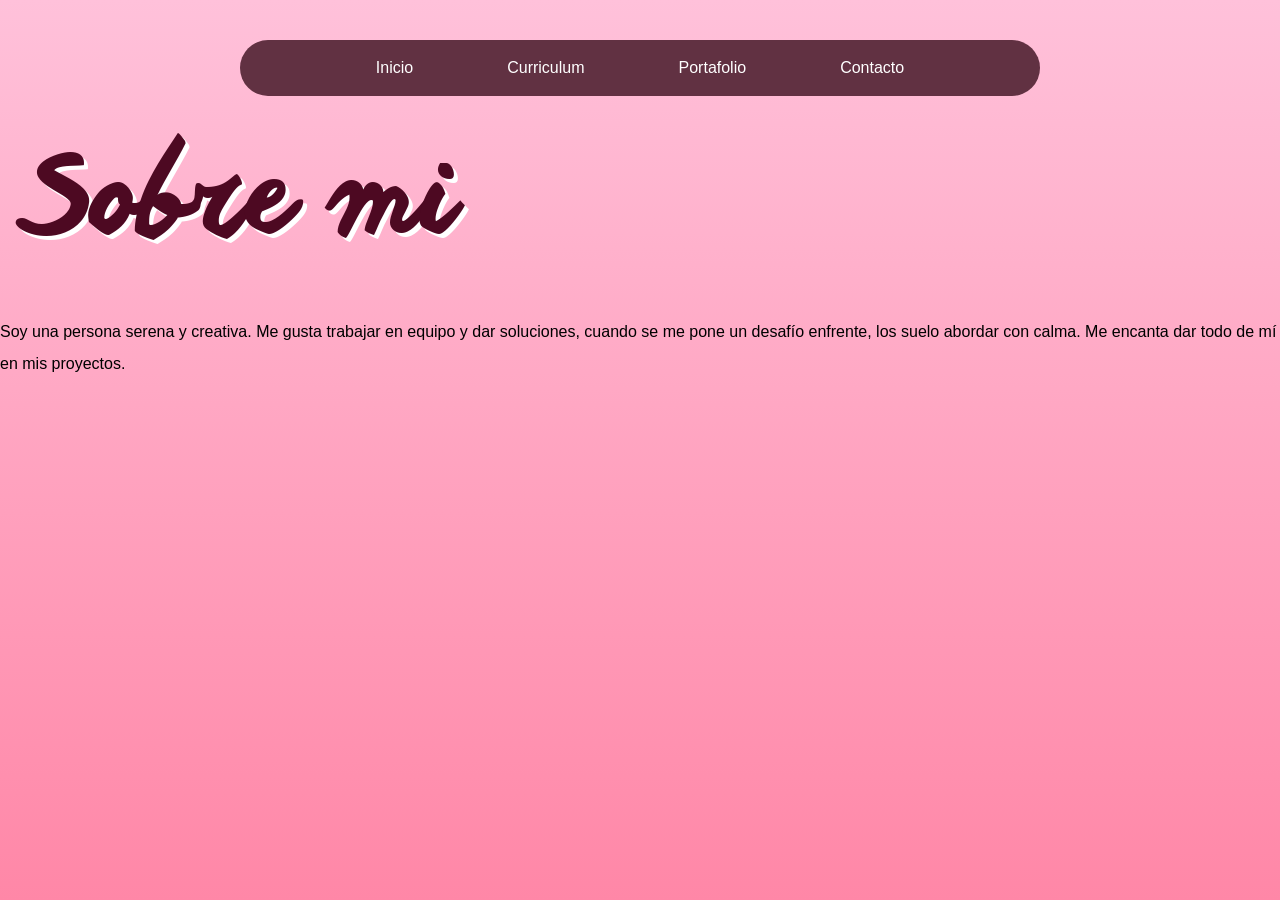
<file: 02-maquetacion-CV/curriculum.html>
<!DOCTYPE html>
<html lang="es">
<head>
    <meta charset="UTF-8">
    <meta name="viewport" content="width=device-width, initial-scale=1.0">
    <title>Sobre mí</title>
    <link rel="stylesheet" href="styles.css">
    <link rel="preconnect" href="https://fonts.googleapis.com">
    <link rel="preconnect" href="https://fonts.gstatic.com" crossorigin>
    <link href="https://fonts.googleapis.com/css2?family=Montserrat:ital,wght@0,100..900;1,100..900&family=Playwrite+US+Modern:wght@100..400&family=Quicksand:wght@300..700&display=swap" rel="stylesheet">
    <body>
        <header>
                <div class="menu-container">
                    <nav class="main-menu">
                        <ul>
                            <li><a href="index.html">Inicio</a></li>
                            <li><a href="curriculum.html">Curriculum</a></li>
                            <li><a href="portafolio.html">Portafolio</a></li>
                            <li><a href="contacto.html">Contacto</a></li>
                        </ul>
                    </nav>
                </div>
        </header>

    <main>

        <section id="curriculum">
            <div class="contenedor">
                <h1 class="Sobre-mi">Sobre mi</h1>
                <p>Soy una persona serena y creativa. Me gusta trabajar en equipo y dar soluciones, cuando se me pone un desafío enfrente, los suelo abordar con calma. Me encanta dar todo de mí en mis proyectos.
                </p>
            </div>
        </section>
    </main>

</body>
</html>
</file>
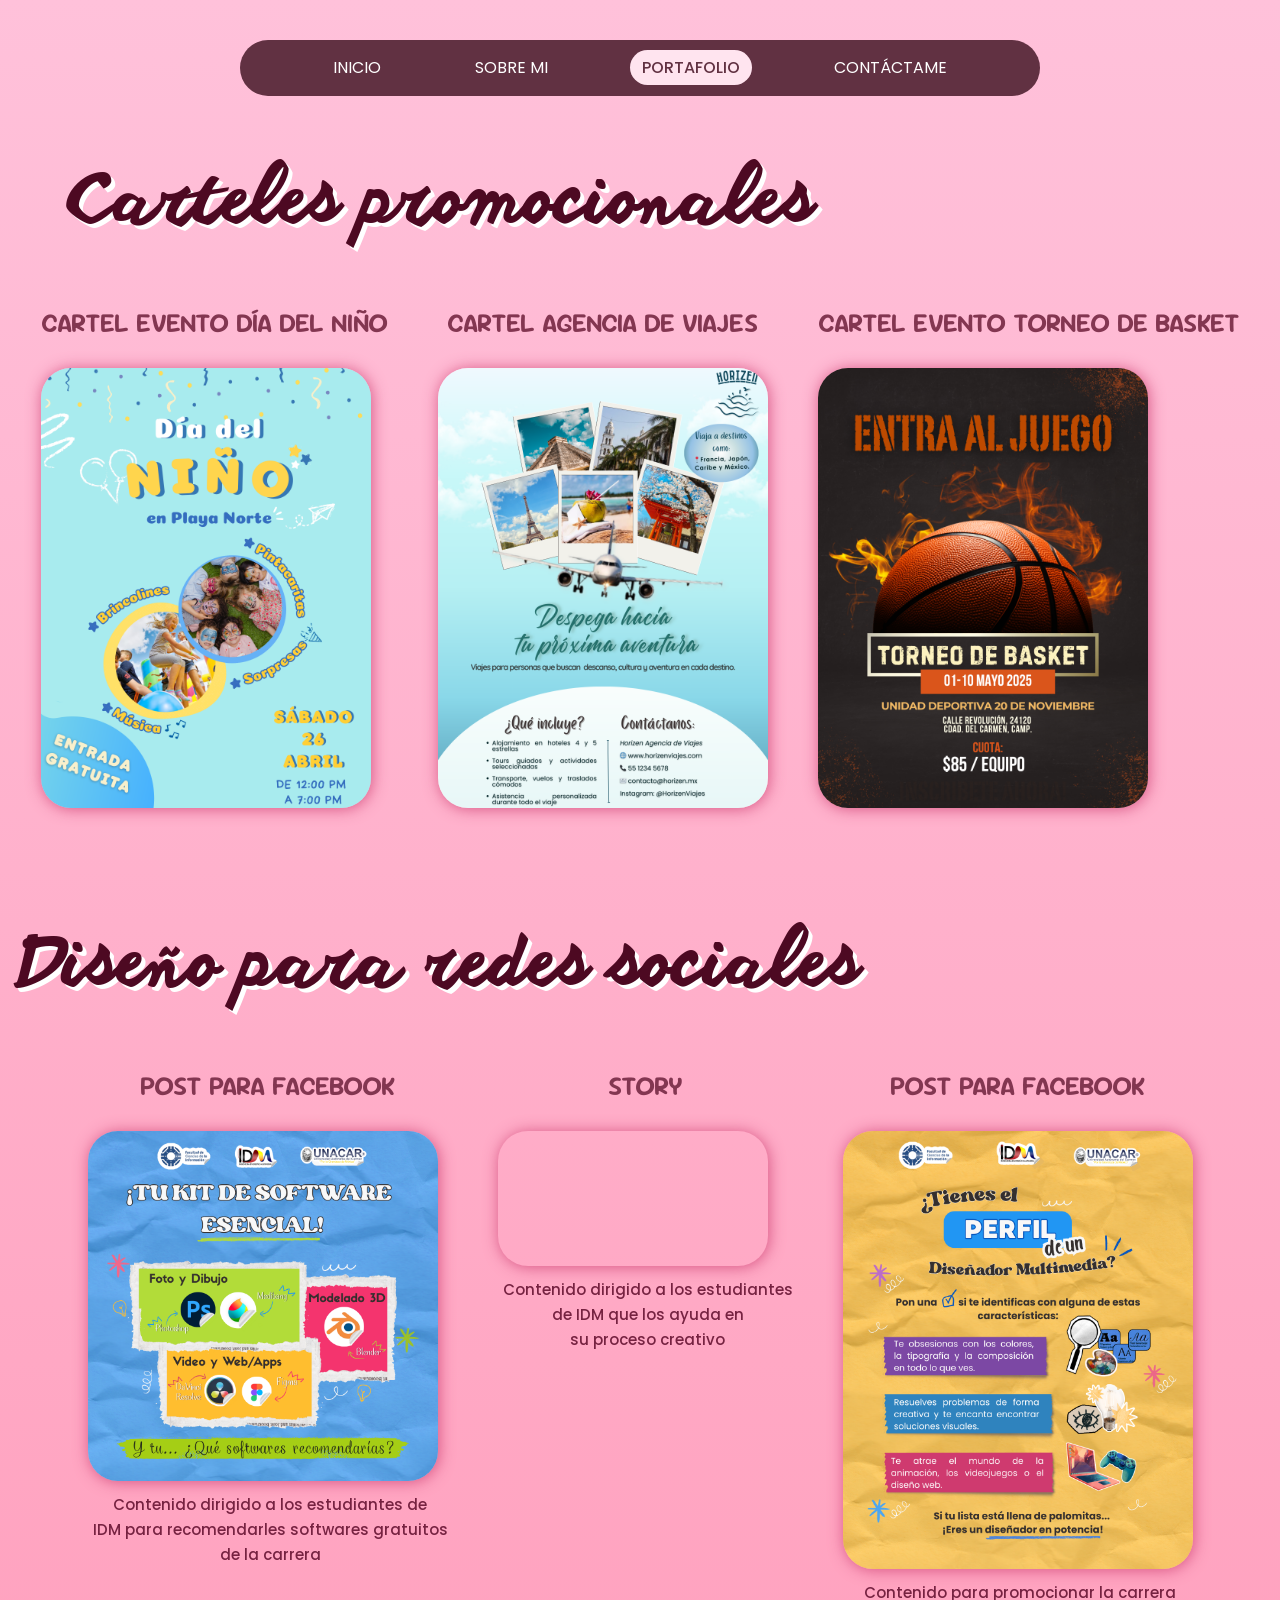
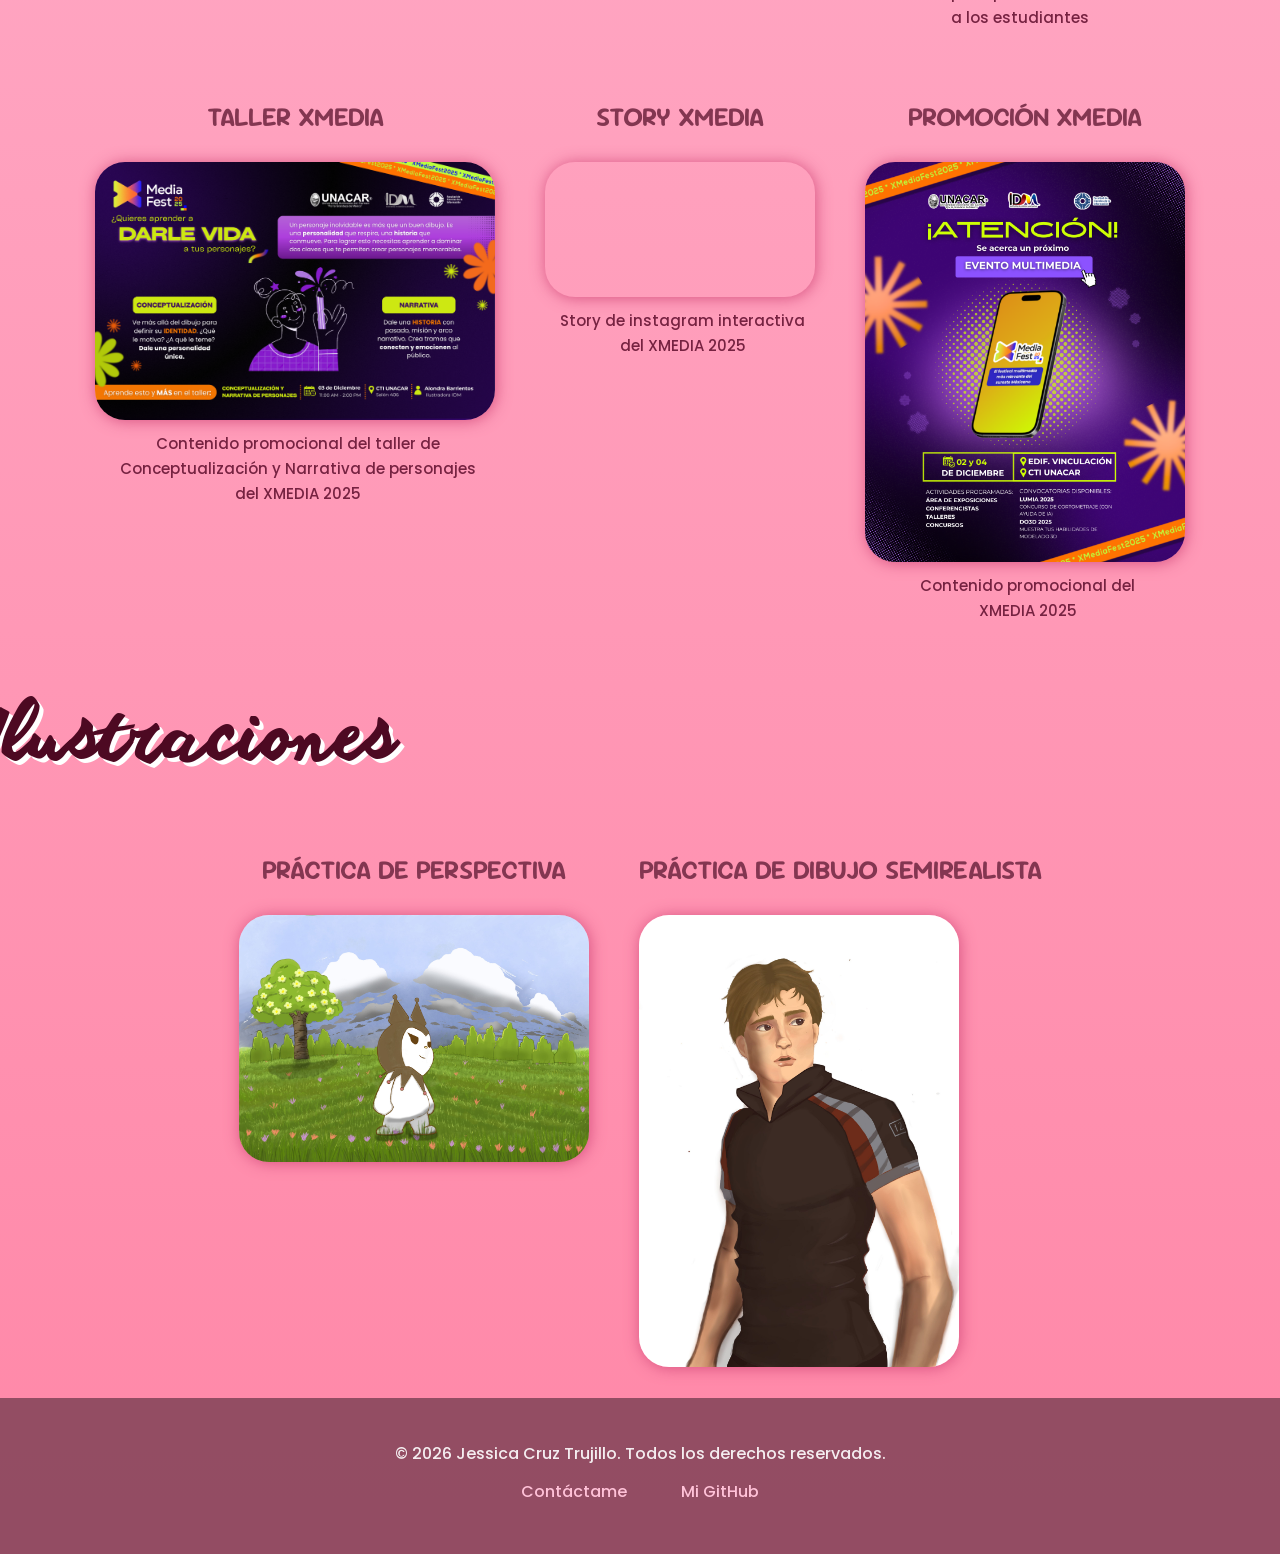
<file: 02-maquetacion-CV/diseno-ilustracion.html>
<!DOCTYPE html>
<html lang="es">

<head>
    <meta charset="UTF-8">
    <meta name="viewport" content="width=device-width, initial-scale=1.0">
    <title>Diseño e Ilustración</title>
    <link rel="stylesheet" href="styles.css">
    <link rel="preconnect" href="https://fonts.googleapis.com">
    <link rel="preconnect" href="https://fonts.gstatic.com" crossorigin>
    <link href="https://fonts.googleapis.com/css2?family=Poppins:ital,wght@0,100;0,200;0,300;0,400;0,500;0,600;0,700;0,800;0,900;1,100;1,200;1,300;1,400;1,500;1,600;1,700;1,800;1,900&display=swap" rel="stylesheet">
    <link href="https://fonts.googleapis.com/css2?family=Sour+Gummy:ital,wght@0,100..900;1,100..900&display=swap" rel="stylesheet">
</head>
<body>
    <header>
        <div class="menu-container">
            <nav class="main-menu">
                <ul>
                    <li><a href="index.html">INICIO</a></li>
                    <li><a href="sobre-mi.html">SOBRE MI</a></li>
                    <li><a href="portafolio.html" class="active">PORTAFOLIO</a></li>
                    <li><a href="contacto.html">CONTÁCTAME</a></li>
                </ul>
            </nav>
        </div>
    </header>

    <main>
    
        <section class="Diseño">
            <div class="Contenedor-titulo-diseño">
                <h1> Carteles promocionales </h1>
            </div>

            <div class="Contenedor-imagenes-diseño">

                <div class="Caja-cartel">   
                    <div class="Contenedor-texto">
                        <h2>CARTEL EVENTO DÍA DEL NIÑO</h2>
                    </div>
                    <img src="imagenes/carteles promocionales/cartel1.png" alt="Cartel promocional 1">
                </div>

            <div class="Caja-cartel">
                <div class="Contenedor-texto">
                    <h2>CARTEL AGENCIA DE VIAJES</h2>
                </div>
                <img src="imagenes/carteles promocionales/cartel2.png" alt="Cartel promocional 2">
            </div>

            <div class="Caja-cartel">
                <div class="Contenedor-texto">
                    <h2>CARTEL EVENTO TORNEO DE BASKET</h2>
                </div>
                <img src="imagenes/carteles promocionales/cartel3.png" alt="Cartel promocional 3">
            </div>
        </section>

        <section class="Redes-sociales">
            <div class="Contenedor-titulo-redes">
                <h1> Diseño para redes sociales </h1>
            </div>

            <div class="Contenedor-imagenes-redes">

                <div class="Caja-redes-lumina">   
                    <div class="Contenedor-texto">
                        <h2>POST PARA FACEBOOK</h2>
                    </div>
                    <img src="imagenes/redes sociales/LUMINA/ejemplo post1.png" alt="Post para Facebook">
                    <p>Contenido dirigido a los estudiantes de <br> IDM para recomendarles softwares gratuitos <br> de la carrera</p>
                </div>

                <div class="Caja-redes-lumina">   
                    <div class="Contenedor-texto">
                        <h2>STORY</h2>
                    </div>
                    <video src="imagenes/redes sociales/LUMINA/ejemplo de story.mp4" alt="Story para Instagram" autoplay muted loop playsinline> </video>
                    <p>Contenido dirigido a los estudiantes <br> de IDM que los ayuda en <br> su proceso creativo</p>
                </div>

                <div class="Caja-redes-lumina">   
                    <div class="Contenedor-texto">
                        <h2>POST PARA FACEBOOK</h2>
                    </div>
                    <img src="imagenes/redes sociales/LUMINA/ejemplo post 2.png" alt="Post para Facebook">
                    <p>Contenido para promocionar la carrera <br> a los estudiantes</p>
                </div>

                <div class="Caja-redes-xmedia">
                    <div class="Contenedor-texto">
                        <h2>TALLER XMEDIA</h2>
                    </div>
                    <img src="imagenes/redes sociales/XMEDIA/FLYERS/Flyer taller.png">
                    <p>Contenido promocional del taller de <br> Conceptualización y Narrativa de personajes <br> del XMEDIA 2025</p>
                </div>

                <div class="Caja-redes-xmedia">
                    <div class="Contenedor-texto">
                        <h2>STORY XMEDIA</h2>
                    </div>
                    <video src="imagenes/redes sociales/XMEDIA/HISTORIAS/Caja-preguntas.mp4" autoplay muted loop playsinline></video>
                    <p>Story de instagram interactiva <br> del XMEDIA 2025</p>
                </div>

                <div class="Caja-redes-xmedia">
                    <div class="Contenedor-texto">
                        <h2>PROMOCIÓN XMEDIA</h2>
                    </div>
                    <img src="imagenes/redes sociales/XMEDIA/FLYERS/Flyer xmedia.png" style="width: 320px;">
                    <p>Contenido promocional del <br> XMEDIA 2025</p>
                </div>

            </div>
        </section>

        <section class="Ilustracion">
            <div class="Contenedor-titulo-ilustracion">
                <h1> Ilustraciones </h1>
            </div>

            <div class="Contenedor-imagenes-ilustracion">
                <div class="Caja-ilustracion">
                    <div class="Contenedor-texto">
                        <h2>PRÁCTICA DE PERSPECTIVA</h2>
                    </div>
                    <img src="imagenes/dibujo/kuromi perspectiva.jpg">
                </div>

                <div class="Caja-ilustracion">
                    <div class="Contenedor-texto">
                        <h2>PRÁCTICA DE DIBUJO SEMIREALISTA</h2>
                    </div>
                    <img src="imagenes/dibujo/josh hutcherson.jpg" style="width: 320px;">
                </div>
            </div>

        </section>

    </main>

    <footer class="Footer">
        <p>
        &copy; 2026 Jessica Cruz Trujillo. Todos los derechos reservados.
        </p>
        <nav class="footer-menu">
        <a href="contacto.html">Contáctame</a>
        <a href="https://github.com/Jess5667">Mi GitHub</a>
        </nav>
    </footer>
</body>
</html>
</file>
<file: styles.css>
*{
    margin: 0;
    padding: 0;
    box-sizing: border-box;
}

body{
    display: flex;
    flex-direction: column;
    background: linear-gradient(180deg, #ffc1da, #ff87a7);
    min-height: 100vh;
    line-height: 2.0;
    font-family: 'Poppins', sans-serif;
}

header{
    margin-top: 40px;
}


/*---------MENU---------*/
.menu-container {
    border-radius: 50px;
    background-color: #613142;
    width: 90%;
    max-width: 800px;
    padding: 12px;
    margin:0 auto;
}

.main-menu ul {
    display: flex;
    justify-content: center;
    
    list-style: none;
    font-size: 16px;
    gap: 70px;
}

.main-menu a {
    color: #ffffff;
    text-decoration: none;
    padding: 6px 12px; 
    border-radius: 20px;
    transition: all 0.3s ease;
}

/* Cuando el mouse pasa por encima de una seccion del menu */
.main-menu a:hover {
  background-color: #ffe4ef;
  color: #613142;
  font-weight: 500;
}

/* Sección del menu en la página actual */
.main-menu a.active {
  background-color: #ffe4ef;
  color: #613142;
  font-weight: 500;
}


/* --- FUENTE PERSONALIZADA --- */
@font-face {
    font-family: "Anothershabby";
    src: url("fuentes/Anothershabby_trial.ttf") format("truetype");
    font-weight: normal;
    font-style: normal;
}


/*------------INICIO-------------*/
.Contenedor-principal {
    display: flex;
    flex-direction: row;
    align-items: center;
    justify-content: center;
    max-width: 1400px;
    margin: 20px auto;
    padding: 0 20px;
    gap: 30px;
}

.Bloque-izquierdo {
    flex: 1;
    display: flex;
    flex-direction: column;
    gap: 20px;
    margin-left: 185px;
    transform: scale(1.2);   /* 1.2 = 120% del tamaño original */
    transform-origin: top left; /* define desde dónde se expande */
}

.Titulos{
    display: flex;
    flex-direction: column;
    margin-top: 20px;
}

.Welcome{
    font-size: 26px;
    font-family: Sour Gummy, cursive;
    color: #613142;
    margin-bottom: -60px;
    margin-left: 140px;
}

.Titulo{
    font-size: 85px;
    font-family: Anothershabby, cursive;
    font-weight: 300;
    margin-left: 20px;
    color: #4d0922;
    text-shadow: 4px 4px 0px #ffffff;
}

.Texto-presentacion{
    display: flex;
    flex-direction: column;
    color: #381622;
    font-size: 16px;
    margin-top: -30px;
}

.Botones {
    margin-top: -10px;
    display: flex;
    flex-direction: row;
    align-items: flex-start;
    gap: 22px;
}

.btn-principal, .btn-secundario {
    font-size: 16px;
    border-radius: 30px;
    text-decoration: none;
    font-weight: 500;
}

/* Cuando el mouse pasa por encima de los botones */
.btn-principal:hover, .btn-secundario:hover {
  transform: scale(1.03); /* crece un poquito */
  box-shadow: 0 6px 12px #9b3b5bb4; /* sombra más marcada */
}

.btn-secundario {
    background-color: #fed3e3;
    color: #4d0922;
    border: 2px solid #653a49;
    padding: 4px 20px;
}

.btn-principal {
    background-color: #613142;
    color: #ffffff;
    border: 2px solid #653a49;
    padding: 4px 20px;
}

.Bloque-derecho {
    flex: 1;
    display: flex;
    justify-content: center;
    align-items: center;
    margin-right: 25px;
    transform: scale(1.2);   
    transform-origin: top left; 
}

.Bloque-izquierdo,.Bloque-derecho{
    overflow: visible;
}


/*Efecto-imagen*/
@keyframes floatIn {
    0% {
        opacity: 0;
        transform: translateY(-30px) scale(0.95);
    }
    100% {
        opacity: 1;
        transform: translateY(0) scale(1);
    }
}

.img-yo-animada{
    width: 260px;
    height: auto;
    margin-right: 110px;
    animation: floatIn 1.2s ease-out;
}


/*----------SOBRE MI-----------*/
main{
    display: flex;
    flex-direction: column;
    gap: 50px; /* Espacio entre la presentación y tus skills */
}

.Contenedor-sobremi{
    display: flex;
    flex-direction: row;
    align-items: center;
    justify-content: center;
    max-width: 1400px;
    margin: 20px auto;
    padding: 0 20px;
    gap: 30px;
}

.Bloque{
    flex: 1;
    display: flex;
    flex-direction: column;
    position: relative;
    z-index: 1;
    margin-left: 370px;
    margin-top: 10px;
}

/*------------TITULOS PRINCIPALES------------*/
.Titulos-sobremi{
    display: flex;
    flex-direction: column;
    position: relative;
    z-index: 5;
    margin-top: 20px;
    margin-left: 70px;
}

.curva-titulo {
    width: 280px;
    height: auto;
    margin-bottom: -53px;
    margin-left: -60px;
}

.curva-titulo text {
    font-family: 'Sour Gummy', cursive;
    font-size: 55px;
    font-weight: 550;
    fill: #653a49; 
}


.Sobre-mi{
    font-size: 110px;
    font-family: Anothershabby, cursive;
    font-weight: 300;
    margin-left: 20px;
    color: #4d0922;
    text-shadow: 4px 4px 0px #ffffff;
}

/*------------IMAGEN DE PRESENTACION------------*/

.Img-flecha{
    flex: 1;
    display: flex;
    justify-content: flex-end;
    margin-right: 390px;
    margin-top: -165px;
    position: relative;
    transform: scale(1.05);
    transform-origin: center right;
}

.img-yo{
    width: 600px;
    height: auto;
    display: block;
}


/*------------TEXTO SOBRE LA HOJA------------*/
.Texto-hoja{
    position: absolute;
    top: 44%;  
    left: 15%; 
    width: 385px;
    transform: rotate(-7deg);
    z-index: 10;
}

.Texto-hoja p{
    font-size: 15px;
    color: #4d1227;
    line-height: 2;
    font-weight: 500;
}

/*------------ADORNOS------------*/
.adorno1-sobremi{
    position: absolute;
    top: -110px;
    left: -600px;
    width: 550px;
    z-index: 2;
    pointer-events: none;
}

.adorno2-sobremi{
    position: absolute;
    bottom: -150px;
    right: -523px;
    width: 550px;
    z-index: 15;
    pointer-events: none;
}

/*------------SECCION DE FORMACION------------*/
.Seccion-formacion{
    display: flex;
    flex-direction: column;
    align-items: center;
    padding: 60px;
    margin-top: -100px;
    gap:40px;
}

/*------------TITULOS SECUNDARIOS------------*/
.Titulos-formacion{
    display: flex;
    flex-direction: column;
    position: relative;
    align-items: center;
    margin-left: -260px;
    margin-top: 10px;
}

.curva-titulo-skills {
    width: 320px;
    height: auto;
    position: relative;
    z-index: 5;
    margin-bottom: -36px;
    margin-left: -370px;
}

.curva-titulo-skills text {
    font-family: 'Sour Gummy', cursive;
    font-size: 55px;
    font-weight: 550;
    fill: #653a49;
}

.Titulo-principal-formacion{
    font-size: 80px;
    font-family: Anothershabby, cursive;
    font-weight: 300;
    margin-left: -170px;
    color: #4d0922;
    text-shadow: 4px 4px 0px #ffffff;
    position: relative;
    z-index: 5;
}

/*------------ADORNOS FORMACION------------*/
.adorno3-sobremi{
    position: absolute;
    top: -19px;
    right: -128px;
    width: 250px;
    z-index: 1;
    pointer-events: none;
}


/*------------CONTENEDOR PARA LOS BLOQUES------------*/
.Contenedor-formacion {
    display: flex;
    flex-wrap: wrap;
    justify-content: center;
    max-width: 1100px; 
    margin: 0 auto;
    margin-bottom: 50px;
    margin-top: -20px;
    gap: 35px;
}


/*--------------BLOQUES DE INFORMACION-----------------*/
.Bloque-habilidades,.Bloque-educacion, .Bloque-idiomas{
    background-image: url("imagenes/textura1.png");
    background-size: cover;
    background-repeat: no-repeat;
    background-blend-mode: multiply;
    opacity: 0.87;
}


/*--------------TITULOS CURVOS-----------------*/
.titulo-curvo-educacion,
.titulo-curvo-idiomas,
.titulo-curvo-habilidades{
    width:100%;
    height: 110px;
    font-family: 'Fredoka', cursive;
}


/*--------------EDUCACION-----------------*/
.Bloque-educacion{
    flex: 0 0 550px;
    display: flex;
    flex-direction: column;
    align-items: center;
    background-color: #613142;
    min-height: 500px;
    border-radius: 90px;
    padding: 40px;
}

.img-educacion{
    width: 130px;
    height: auto;
}

.titulo-curvo-educacion{
    margin-top: -10px;
    margin-left: 20px;
}

.titulo-curvo-educacion text{
    font-size: 65px;
    font-weight: 800;
    letter-spacing: 3px;
    fill: #ffe4ef; 
    text-shadow: 4px 4px 5px #5a0925;
}

.IDM{
    background-color: #ff9cb7;
    color: #4d0922;
    border-radius: 40px;
    padding: 3px 10px;
    font-size: 18px;
    font-weight: 500;
    margin-top: 25px;
    margin-bottom: 5px;

}

.UNACAR{
    color: #ffffff;
    font-size: 15px;
    font-weight: 300;
    text-align: center;
    line-height: 27px;
    font-style: italic;
    margin-bottom: 50px;
}

.Prepa{
    background-color: #ff9cb7;
    color: #4d0922;
    border-radius: 40px;
    padding: 3px 12px;
    font-size: 18px;
    font-weight: 500;
    margin-bottom: 5px;
}

.Campus{
    color: #ffffff;
    font-size: 15px;
    font-weight: 300;
    text-align: center;
    line-height: 27px;
    font-style: italic;
    margin-bottom: 30px;
}


/*--------------IDIOMAS-----------------*/
.Bloque-idiomas{
    flex: 0 0 330px;
    display: flex;
    flex-direction: column;
    align-items: center;
    background-color: #613142;
    min-height: 500px;
    border-radius: 90px;
    padding: 40px;
}

.img-avioncito{
    width: 98px;
    height: auto;
    margin-left: 127px;
    margin-top: -28px;
    margin-bottom: -32px;
    rotate: 0.5deg;
}

.titulo-curvo-idiomas{
    margin-top: -22px;
}

.titulo-curvo-idiomas text{
    font-size: 60px;
    font-weight: 800;
    letter-spacing: 4px;
    fill: #ffe4ef; 
    text-shadow: 4px 4px 5px #5a0925;
}

.Español{
    background-color: #ff9cb7;
    color: #4d0922;
    border-radius: 40px;
    padding: 0.9px 40px;
    font-size: 18px;
    font-weight: 500;
    margin-top: 2px;
}

.Lengua-materna{
    color: #ffffff;
    font-size: 15px;
    font-weight: 300;
    text-align: center;
    font-style: italic;
    margin-bottom: 115px;
}

.img-idiomas{
    display: flex;
    justify-content: center;
    width: 145px;
    height: auto;
    margin-top: -118px;
}

.Inglés{
    background-color: #ff9cb7;
    color: #4d0922;
    border-radius: 40px;
    padding: 0.5px 35px;
    font-size: 18px;
    font-weight: 500;
    margin-top: 10px;
}

.Certificación{
    color: #ffffff;
    font-size: 14px;
    font-weight: 300;
    text-align: center;
    font-style: italic;
    margin-top: 5px;
}

.Cambridge{
    color: #ffffff;
    font-size: 18px;
    font-weight: 300;
    text-align: center;
    font-style: italic;
    margin-top: -10px;
}


/*--------------HABILIDADES-----------------*/
.Bloque-habilidades{
    flex-basis: 80%;
    background-color: #613142;
    border-radius: 100px;
    min-height: 600px;
    margin-top: -10px;
    padding: 40px;
}

.titulo-curvo-habilidades{
    margin-top: -2px;
    margin-left: -145px;
}

.titulo-curvo-habilidades text{
    font-size: 66px;
    font-weight: 800;
    letter-spacing: 3.5px;
    fill: #ffe4ef; 
    text-shadow: 4px 4px 5px #5a0925;
}

.Fila-habilidades, .Fila-software{
    display: flex;
    justify-content: space-around;
    align-items: flex-end;
    width: 100%;
}

.habilidad-item, .tipo-item{
    display: flex;
    flex-direction: column;
    align-items: center;
    text-align: center;
    font-size: 16px;
    color: #ffffff;
    transform: scale(1.05);
    transform-origin: center right;
}

.software-item, .canva-item{
    display: flex;
    flex-direction: column;
    align-items: center;
    text-align: center;
    font-size: 16px;
    margin-top: -15px;
    color: #ffaccc;
    transform: scale(1.05);
    transform-origin: center right;
}

.habilidad-item img{
    width: 128px;
    height: auto;
    margin-bottom: 5px;
}

.tipo-item img{
    width: 150px;
    height: auto;
    margin-bottom: 1px;
}

.software-item img{
    width: 78px;
    height: auto;
    margin-bottom: 5px;
}

.canva-item img{
    width: 95px;
    height: auto;
    margin-bottom: 5px;
}


.Etiqueta-software{
    display: flex;
    justify-content: flex-start;
    padding-left: 20px;
    margin-top: 40px;
    margin-bottom: 35px;
}

.software-skills{
    font-size: 20px;
    background-color: #ff9cb7;
    color: #4d0922;
    border-radius: 40px;
    padding: 2px 20px;
    font-size: 18px;
    font-weight: 500;
}


/*--------------PORTAFOLIO-----------------*/
.Main-portafolio{
    position: relative;
    overflow-x: hidden;
}

.adorno-fondo1, .adorno-fondo2{
    position: absolute;
    z-index: 0;
    pointer-events: none;
}

.adorno-fondo1{
    top: 37%;
    left: -11%;
    width: 560px;
}

.adorno-fondo2{
    top: 68%;
    right: -14%;
    width: 555px;
}

/*------------TITULOS PRINCIPALES ------------*/
.Contenedor-titulos-portafolio{
    flex: 1;
    display: flex;
    flex-direction: column;
    margin-top: 65px;
    margin-left: 300px;
}

.curva-titulo-portafolio {
    width: 280px;
    height: auto;
    margin-bottom: -48px;
    margin-left: -22px;
}

.curva-titulo-portafolio text {
    font-family: 'Sour Gummy', cursive;
    font-size: 53px;
    font-weight: 550;
    letter-spacing: 1.5px;
    fill: #653a49; 
}

.Titulo-principal-portafolio{
    font-size: 90px;
    font-family: Anothershabby, cursive;
    font-weight: 300;
    margin-left: 20px;
    color: #4d0922;
    text-shadow: 4px 4px 0px #ffffff;
    position: relative;
    z-index: 5;
}


/*--------------ADORNO PORTAFOLIO-----------------*/
.adorno1-portafolio{
    position: absolute;
    top: 75px;
    left: 632px;
    width: 225px;
    transform: rotate(10deg);
    z-index: 1;
    pointer-events: none;
}


/*--------------CURVA TENDEDERO 1----------------*/
.Contenedor-tendedero1{
    width:100%;
    height: 350px;
    margin-top: -87px;
    margin-bottom: 30px;
    position: relative;
    z-index: 20;
}

.curva-tendedero path{
    stroke-width: 7;
    stroke-linecap: round;
}

.Contenedor-polaroid1, .Contenedor-polaroid2, .Contenedor-polaroid3{
    position: absolute;
    display: flex;
    flex-direction: column;
    align-items: center;
    z-index: 2;
}

.Contenedor-polaroid1{
    top: 64px;
    left: 20%;
    transform: rotate(4deg);
}

.polaroid1-portafolio {
    width: 490px;
    height: auto;
}

.Contenedor-polaroid2{
    top: 20px;
    left: 48%;
    transform: rotate(-8deg);
}

/*--------------CURVA TENDEDERO 2----------------*/
.Contenedor-tendedero2{
    width:100%;
    height: 550px;
    margin-top: -5px;
    margin-bottom: 100px;
    position: relative;
    z-index: 10;
}

.Contenedor-polaroid3{
    top: 35px;
    left: 35%;
    transform: rotate(-1deg); 
}

.polaroid2-portafolio{
    width: 550px;
    height: auto;
}

.polaroid3-portafolio{
    width: 560px;
    height: auto;
}

.Contenedor-polaroid1:hover{
    transform: rotate(4deg) scale(1.13);
}

.Contenedor-polaroid2:hover{
    transform: rotate(-8deg) scale(1.13);
}

.Contenedor-polaroid3:hover{
    transform: rotate(-1deg) scale(1.13);
}

/*--------------TITULOS POLAROID-----------------*/

.Titulo-polaroid1,.Titulo-polaroid2, .Titulo-polaroid3{
    position:absolute;
    z-index: 30;
    display: inline-block;
    font-size: 24px;
    font-family: 'Anothershabby', cursive;
    color: #4d0922;
    text-shadow: 1px 1px 0px #fcc0d6;
    text-decoration: none;
    text-align: center;
    width: 100%; 
    max-width: 450px;
}

.Titulo-polaroid1{
    margin-top: 368px;
    margin-right: 4px;
}

.Titulo-polaroid2{
    margin-top: 391px;
    margin-left: 2px;
}

.Titulo-polaroid3{
    margin-top: 395px;
}


/*--------------DISEÑO E ILUSTRACIÓN---------------*/

/*------------DISEÑOS------------*/
.Contenedor-titulo-diseño{
    display: flex;
    flex-direction: column;
    align-items: center;
    gap: 30px;
    margin-top: 40px;
    margin-bottom: 50px;
}

.Contenedor-titulo-diseño h1{
    font-size: 70px;
    font-family: Anothershabby, cursive;
    font-weight: 300;
    margin-left: -400px;
    margin-bottom: -30px;
    color: #4d0922;
    text-shadow: 4px 4px 0px #ffffff;
}   

.Contenedor-imagenes-diseño{
    display: flex;
    flex-direction: row;
    justify-content: center;
    gap: 50px;
    margin-bottom: 20px;
}

.Contenedor-texto h2{
    display: flex;
    justify-content: center;
    font-size: 27px;
    font-family: 'Sour Gummy', cursive;
    font-weight: 600;
    color: #833651;
    margin-bottom: 18px;
}

.Caja-cartel img{
    width: 330px;
    height: auto;
    border-radius: 30px;
    box-shadow: #d34b7be6 1px 1px 15px;
}

.Caja-cartel:hover img{
    transform: scale(1.1);
    box-shadow: #d34b7be6 1px 1px 25px;
}

/*------------REDES SOCIALES------------*/
.Contenedor-titulo-redes{
    display: flex;
    flex-direction: column;
    align-items: center;
    gap: 30px;
    margin-top: 10px;
    margin-bottom: 50px;
}

.Contenedor-titulo-redes h1{
    font-size: 70px;
    font-family: Anothershabby, cursive;
    font-weight: 300;
    margin-left: -400px;
    margin-bottom: -30px;
    color: #4d0922;
    text-shadow: 4px 4px 0px #ffffff;
}

.Contenedor-imagenes-redes{
    display: flex;
    flex-direction: row;
    justify-content: center;
    flex-wrap: wrap;
    gap: 50px;
}

.Caja-redes-lumina{
    margin-bottom: 100px
}

.Caja-redes-lumina img{
    width: 350px;
    height: auto;
    border-radius: 30px;
    box-shadow: #d34b7be6 1px 1px 15px;
}

.Caja-redes-lumina:hover img{
    transform: scale(1.1);
    box-shadow: #d34b7be6 1px 1px 15px;
}

.Caja-redes-lumina video{
    width: 270px;
    height: auto;
    border-radius: 30px;
    box-shadow: #d34b7be6 1px 1px 15px;
}

.Caja-redes-lumina:hover video{
    transform: scale(1.1);
    box-shadow: #d34b7be6 1px 1px 15px;
}

.Caja-redes-xmedia{
    margin-top: -90px;
}
.Caja-redes-lumina p{
    display: flex;
    justify-content: center;
    align-items: center;
    text-align: center;
    margin-left: 5px;
    font-size: 15px;
    line-height: 25px;
    font-weight: 500;
    color: #762241;
}

.Caja-redes-xmedia img{
    width: 400px;
    height: auto;
    border-radius: 30px;
    box-shadow: #d34b7be6 1px 1px 15px;
}

.Caja-redes-xmedia img:hover{
    transform: scale(1.1);
    box-shadow: #d34b7be6 1px 1px 15px;
}

.Caja-redes-xmedia video{
    width: 270px;
    height: auto;
    border-radius: 30px;
    box-shadow: #d34b7be6 1px 1px 15px;
}

.Caja-redes-xmedia:hover video{
    transform: scale(1.1);
    box-shadow: #d34b7be6 1px 1px 15px;
}

.Caja-redes-xmedia p{
    display: flex;
    justify-content: center;
    align-items: center;
    text-align: center;
    margin-left: 5px;
    font-size: 15px;
    line-height: 25px;
    font-weight: 500;
    color: #762241;
}

/*----------------ILUSTRACIONES-------------------*/
.Contenedor-titulo-ilustracion{
    display: flex;
    flex-direction: column;
    align-items: center;
}

.Contenedor-titulo-ilustracion h1{
    font-size: 70px;
    font-family: Anothershabby, cursive;
    font-weight: 300;
    margin-left: -900px;
    color: #4d0922;
    text-shadow: 4px 4px 0px #ffffff;
}

.Contenedor-imagenes-ilustracion{
    display: flex;
    flex-direction: row;
    justify-content: center;
    gap: 50px;
    margin-bottom: 20px;
    margin-top: 30px; 
}

.Caja-ilustracion img{
    width: 350px;
    height: auto;
    border-radius: 30px;
    box-shadow: #d34b7be6 1px 1px 15px;
}

.Caja-ilustracion:hover img{
    transform: scale(1.1);
    box-shadow: #d34b7be6 1px 1px 15px;
}


/*-------------DISEÑO WEB-----------*/
.Contenedor-titulo-diseño-web{
    display: flex;
    flex-direction: column;
    align-items: center;
    gap: 30px;
    margin-top: 25px;
    margin-bottom: 5px;
}

.Contenedor-titulo-diseño-web h1{
    font-size: 70px;
    font-family: Anothershabby, cursive;
    font-weight: 300;
    margin-left: -660px;
    color: #4d0922;
    text-shadow: 4px 4px 0px #ffffff;
}

.Caja-mira{
    display: flex;
    justify-content: center;
    align-items: center;
    width: 100%;
    height: auto;
    margin-top: 20px;
    margin-bottom: 120px;
    position: relative;
    
}

.nota-colores{
    position: absolute;
    z-index: 1;
    top: -310px; 
    left: 57%;
    transform: rotate(4deg);
}

.nota-colores img {
    width: 550px;
    height: auto;
}

.Caja-mira video{
    width: 560px;
    height: auto;
    border: 5px solid rgb(100, 40, 69);
    border-radius: 50px;
    box-shadow: 6px 6px 4px #613142bb;
    position: relative; 
    z-index: 2;
}

.exclamacion{
    position: absolute;
    z-index: 10;
    margin-right: 500px;
    margin-top: -280px
}

.exclamacion img{
    width: 200px;
    height: auto;
    transform: rotate(-20deg);
}

.etiqueta-venta{
    position: absolute;
    z-index: 10;
    margin-bottom: -255px;
    margin-right: -400px;
}

.etiqueta-venta img{
    width: 290px;
    height: auto;
}

.descripcion-mira{
    margin-left: auto;
    margin-right: auto;
    text-align: center;
    max-width: 700px;
    margin-top: -130px;
    margin-bottom: 90px;
    background-color: #793c52;
    color:#ffe3ed;
    box-shadow: 6px 6px 4px #643d4bbb;
    border-radius: 40px;
    font-weight: 500;
    padding: 10px 30px;
}

/*---------------MODELADO 3D-----------------*/

.Contenedor-titulo-modelado{
    display: flex;
    flex-direction: column;
    align-items: center;
    gap: 30px;
    margin-top: 25px;
    margin-bottom: 5px;
}

.Contenedor-titulo-modelado h1{
    font-size: 70px;
    font-family: Anothershabby, cursive;
    font-weight: 300;
    margin-left: -660px;
    color: #4d0922;
    text-shadow: 4px 4px 0px #ffffff;
}

.Caja-modelado{
    display: flex;
    justify-content: center;
    align-items: center;
    width: 100%;
    height: auto;
    margin-top: -20px;
    margin-bottom: -10px;
    position: relative;
}

.Caja-modelado video{
    width: 560px;
    height: auto;
    border: 5px solid rgb(100, 40, 69);
    border-radius: 50px;
    box-shadow: 6px 6px 5px #61314265;
    position: relative; 
    z-index: 2;
}

.nota-aprendizaje{
    position: absolute;
    z-index: 10;
    margin-right: 500px;
    margin-top: -180px
}

.nota-aprendizaje img{
    width: 380px;
    height: auto;
    transform: rotate(2deg);
}

.estrellas{
    position: absolute;
    z-index: 10;
    margin-top: -250px;
    margin-right: -520px;
}

.estrellas img{
    width: 320px;
    height: auto;
    transform: rotate(-5deg);
}

.tresde-recorte{
    position: absolute;
    z-index: 10;
    margin-top: 205px;
    margin-right: -525px;
}

.tresde-recorte img{
    width: 250px;
    height: auto;
    transform: rotate(2deg);
}

.descripcion-modelado{
    margin-left: auto;
    margin-right: auto;
    text-align: center;
    max-width: 700px;
    margin-bottom: 60px;
    background-color: #793c52;
    color:#ffe3ed;
    box-shadow: 6px 6px 4px #643d4bbb;
    border-radius: 40px;
    font-weight: 400;
    padding: 10px 30px;
}

/*-----------------FORMULARIO CONTACTO-----------------*/
.contenedor-formulario{
    display: flex;
    justify-content: space-around;
    align-items: center;
    flex-direction: row;
    width: 60%;
    max-width: 1000px;
    height: auto;
    margin: 70px auto 40px auto;
    padding: 50px;
    border-radius: 80px;
    background-color: #793c52f6; 
    background-image: url("imagenes/textura1.png");
    background-size: cover;
    background-repeat: no-repeat;
    background-blend-mode: multiply;
    opacity: 1;
}

.contacto-texto{
    margin-top: -105px;
}

.contacto-texto h1{
    font-family: Anothershabby, cursive;
    font-size: 50px;
    color: #ffc9de; 
    text-shadow: 4px 4px 0px #400c20;
    font-weight: 400;
}

.contacto-texto p{
    text-align: justify;
    max-width: 300px;
    color: #fff0f6;
    text-shadow: 2px 2px 3px #280c1699;
}

.correo-info {
    display: flex;
    align-items: center;
    gap: 10px;
    margin-top: 20px;
}

.correo-info img{
    width: 60px;
    height: auto;
}

.correo-info a{
    text-decoration: none;
    font-size: 16px;
    color: #fff0f6;
    transition: 0.3s;
}

.correo-info a:hover{
    color: #ff9cb7;
}

.contenedor-formulario form{
    display: flex;
    flex-direction: column;
    gap:15px;
    padding: 40px;
    border-radius: 40px;
    width: 400px;
}

.contenedor-formulario input, .contenedor-formulario textarea {
    width: 100%;
    padding: 12px 15px;
    margin-bottom: 5px;
    background-color: hsl(333, 100%, 91%);
    border: 2px solid #4d0922;
    border-radius: 15px;
    font-family: 'Poppins', sans-serif;
    font-size: 14px;
    font-weight: 500;
    color: #4d0922;
}

.contenedor-formulario textarea {
    height: 120px;
    resize: none;
}

.contacto-form input::placeholder,
.contacto-form textarea::placeholder {
    color: #511e2fc4;
    font-style: italic;
    opacity: 0.7;
}

.contacto-form button{
    padding: 10px;
    background-color: #ffa8bf;
    color: #4d0922;
    font-family: 'Poppins', sans-serif;
    font-weight: 600;
    font-size: 16px;
    border: 2px solid #ffa8bf;
    border-radius: 25px;
    width: 170px;
    cursor: pointer;
    transition: 0.5s;
}

.contacto-form button:hover{
    background-color: #4d0922;
    border: 2px solid #4d0922;
    color: #ffffff;
}

/*-------------FOOTER---------------*/
.Footer{
    margin-top: auto;
    text-align: center;
    background-color: #7d4055d3;
    color: #ffffffe6;
    font-weight: 500;
    padding: 40px;
}

.Footer nav{
    display: flex;
    justify-content: center;
    gap: 30px;
}

.Footer a{
    text-decoration: none;
    color:#ffc2d8;
    font-weight: 500;
    padding: 6px 12px;
    border-radius: 20px;
    transition: all 0.3s ease;
}

.Footer a:hover{
    background-color: #551e31;
    color: #fecddf;
}

body,html{
    width: 100% !important; 
    overflow-x: hidden !important;
    position: relative;
    margin: 0;
    padding: 0;
}
</file>
<file: 02-maquetacion-CV/styles.css>
*{
    margin: 0;
    padding: 0;
    box-sizing: border-box;
}

body{
    display: flex;
    flex-direction: column;
    background: linear-gradient(180deg, #ffc1da, #ff87a7);
    min-height: 100vh;
    line-height: 2.0;
    font-family: 'Poppins', sans-serif;
}

header{
    margin-top: 40px;
}


/*---------MENU---------*/
.menu-container {
    border-radius: 50px;
    background-color: #613142;
    width: 90%;
    max-width: 800px;
    padding: 12px;
    margin:0 auto;
}

.main-menu ul {
    display: flex;
    justify-content: center;
    
    list-style: none;
    font-size: 16px;
    gap: 70px;
}

.main-menu a {
    color: #ffffff;
    text-decoration: none;
    padding: 6px 12px; 
    border-radius: 20px;
    transition: all 0.3s ease;
}

/* Cuando el mouse pasa por encima de una seccion del menu */
.main-menu a:hover {
  background-color: #ffe4ef;
  color: #613142;
  font-weight: 500;
}

/* Sección del menu en la página actual */
.main-menu a.active {
  background-color: #ffe4ef;
  color: #613142;
  font-weight: 500;
}


/* --- FUENTE PERSONALIZADA --- */
@font-face {
    font-family: "Anothershabby";
    src: url("fuentes/Anothershabby_trial.ttf") format("truetype");
    font-weight: normal;
    font-style: normal;
}


/*------------INICIO-------------*/
.Contenedor-principal {
    display: flex;
    flex-direction: row;
    align-items: center;
    justify-content: center;
    max-width: 1400px;
    margin: 20px auto;
    padding: 0 20px;
    gap: 30px;
}

.Bloque-izquierdo {
    flex: 1;
    display: flex;
    flex-direction: column;
    gap: 20px;
    margin-left: 185px;
    transform: scale(1.2);   /* 1.2 = 120% del tamaño original */
    transform-origin: top left; /* define desde dónde se expande */
}

.Titulos{
    display: flex;
    flex-direction: column;
    margin-top: 20px;
}

.Welcome{
    font-size: 26px;
    font-family: Sour Gummy, cursive;
    color: #613142;
    margin-bottom: -60px;
    margin-left: 140px;
}

.Titulo{
    font-size: 85px;
    font-family: Anothershabby, cursive;
    font-weight: 300;
    margin-left: 20px;
    color: #4d0922;
    text-shadow: 4px 4px 0px #ffffff;
}

.Texto-presentacion{
    display: flex;
    flex-direction: column;
    color: #381622;
    font-size: 16px;
    margin-top: -30px;
}

.Botones {
    margin-top: -10px;
    display: flex;
    flex-direction: row;
    align-items: flex-start;
    gap: 22px;
}

.btn-principal, .btn-secundario {
    font-size: 16px;
    border-radius: 30px;
    text-decoration: none;
    font-weight: 500;
}

/* Cuando el mouse pasa por encima de los botones */
.btn-principal:hover, .btn-secundario:hover {
  transform: scale(1.03); /* crece un poquito */
  box-shadow: 0 6px 12px #9b3b5bb4; /* sombra más marcada */
}

.btn-secundario {
    background-color: #fed3e3;
    color: #4d0922;
    border: 2px solid #653a49;
    padding: 4px 20px;
}

.btn-principal {
    background-color: #613142;
    color: #ffffff;
    border: 2px solid #653a49;
    padding: 4px 20px;
}

.Bloque-derecho {
    flex: 1;
    display: flex;
    justify-content: center;
    align-items: center;
    margin-right: 25px;
    transform: scale(1.2);   
    transform-origin: top left; 
}

.Bloque-izquierdo,.Bloque-derecho{
    overflow: visible;
}


/*Efecto-imagen*/
@keyframes floatIn {
    0% {
        opacity: 0;
        transform: translateY(-30px) scale(0.95);
    }
    100% {
        opacity: 1;
        transform: translateY(0) scale(1);
    }
}

.img-yo-animada{
    width: 260px;
    height: auto;
    margin-right: 110px;
    animation: floatIn 1.2s ease-out;
}


/*----------SOBRE MI-----------*/
main{
    display: flex;
    flex-direction: column;
    gap: 50px; /* Espacio entre la presentación y tus skills */
}

.Contenedor-sobremi{
    display: flex;
    flex-direction: row;
    align-items: center;
    justify-content: center;
    max-width: 1400px;
    margin: 20px auto;
    padding: 0 20px;
    gap: 30px;
}

.Bloque{
    flex: 1;
    display: flex;
    flex-direction: column;
    position: relative;
    z-index: 1;
    margin-left: 370px;
    margin-top: 10px;
}

/*------------TITULOS PRINCIPALES------------*/
.Titulos-sobremi{
    display: flex;
    flex-direction: column;
    position: relative;
    z-index: 5;
    margin-top: 20px;
    margin-left: 70px;
}

.curva-titulo {
    width: 280px;
    height: auto;
    margin-bottom: -53px;
    margin-left: -60px;
}

.curva-titulo text {
    font-family: 'Sour Gummy', cursive;
    font-size: 55px;
    font-weight: 550;
    fill: #653a49; 
}


.Sobre-mi{
    font-size: 110px;
    font-family: Anothershabby, cursive;
    font-weight: 300;
    margin-left: 20px;
    color: #4d0922;
    text-shadow: 4px 4px 0px #ffffff;
}

/*------------IMAGEN DE PRESENTACION------------*/

.Img-flecha{
    flex: 1;
    display: flex;
    justify-content: flex-end;
    margin-right: 390px;
    margin-top: -165px;
    position: relative;
    transform: scale(1.05);
    transform-origin: center right;
}

.img-yo{
    width: 600px;
    height: auto;
    display: block;
}


/*------------TEXTO SOBRE LA HOJA------------*/
.Texto-hoja{
    position: absolute;
    top: 44%;  
    left: 15%; 
    width: 385px;
    transform: rotate(-7deg);
    z-index: 10;
}

.Texto-hoja p{
    font-size: 15px;
    color: #4d1227;
    line-height: 2;
    font-weight: 500;
}

/*------------ADORNOS------------*/
.adorno1-sobremi{
    position: absolute;
    top: -110px;
    left: -600px;
    width: 550px;
    z-index: 2;
    pointer-events: none;
}

.adorno2-sobremi{
    position: absolute;
    bottom: -150px;
    right: -523px;
    width: 550px;
    z-index: 15;
    pointer-events: none;
}

/*------------SECCION DE FORMACION------------*/
.Seccion-formacion{
    display: flex;
    flex-direction: column;
    align-items: center;
    padding: 60px;
    margin-top: -100px;
    gap:40px;
}

/*------------TITULOS SECUNDARIOS------------*/
.Titulos-formacion{
    display: flex;
    flex-direction: column;
    position: relative;
    align-items: center;
    margin-left: -260px;
    margin-top: 10px;
}

.curva-titulo-skills {
    width: 320px;
    height: auto;
    position: relative;
    z-index: 5;
    margin-bottom: -36px;
    margin-left: -370px;
}

.curva-titulo-skills text {
    font-family: 'Sour Gummy', cursive;
    font-size: 55px;
    font-weight: 550;
    fill: #653a49;
}

.Titulo-principal-formacion{
    font-size: 80px;
    font-family: Anothershabby, cursive;
    font-weight: 300;
    margin-left: -170px;
    color: #4d0922;
    text-shadow: 4px 4px 0px #ffffff;
    position: relative;
    z-index: 5;
}

/*------------ADORNOS FORMACION------------*/
.adorno3-sobremi{
    position: absolute;
    top: -19px;
    right: -128px;
    width: 250px;
    z-index: 1;
    pointer-events: none;
}


/*------------CONTENEDOR PARA LOS BLOQUES------------*/
.Contenedor-formacion {
    display: flex;
    flex-wrap: wrap;
    justify-content: center;
    max-width: 1100px; 
    margin: 0 auto;
    margin-bottom: 50px;
    margin-top: -20px;
    gap: 35px;
}


/*--------------BLOQUES DE INFORMACION-----------------*/
.Bloque-habilidades,.Bloque-educacion, .Bloque-idiomas{
    background-image: url("imagenes/textura1.png");
    background-size: cover;
    background-repeat: no-repeat;
    background-blend-mode: multiply;
    opacity: 0.87;
}


/*--------------TITULOS CURVOS-----------------*/
.titulo-curvo-educacion,
.titulo-curvo-idiomas,
.titulo-curvo-habilidades{
    width:100%;
    height: 110px;
    font-family: 'Fredoka', cursive;
}


/*--------------EDUCACION-----------------*/
.Bloque-educacion{
    flex: 0 0 550px;
    display: flex;
    flex-direction: column;
    align-items: center;
    background-color: #613142;
    min-height: 500px;
    border-radius: 90px;
    padding: 40px;
}

.img-educacion{
    width: 130px;
    height: auto;
}

.titulo-curvo-educacion{
    margin-top: -10px;
    margin-left: 20px;
}

.titulo-curvo-educacion text{
    font-size: 65px;
    font-weight: 800;
    letter-spacing: 3px;
    fill: #ffe4ef; 
    text-shadow: 4px 4px 5px #5a0925;
}

.IDM{
    background-color: #ff9cb7;
    color: #4d0922;
    border-radius: 40px;
    padding: 3px 10px;
    font-size: 18px;
    font-weight: 500;
    margin-top: 25px;
    margin-bottom: 5px;

}

.UNACAR{
    color: #ffffff;
    font-size: 15px;
    font-weight: 300;
    text-align: center;
    line-height: 27px;
    font-style: italic;
    margin-bottom: 50px;
}

.Prepa{
    background-color: #ff9cb7;
    color: #4d0922;
    border-radius: 40px;
    padding: 3px 12px;
    font-size: 18px;
    font-weight: 500;
    margin-bottom: 5px;
}

.Campus{
    color: #ffffff;
    font-size: 15px;
    font-weight: 300;
    text-align: center;
    line-height: 27px;
    font-style: italic;
    margin-bottom: 30px;
}


/*--------------IDIOMAS-----------------*/
.Bloque-idiomas{
    flex: 0 0 330px;
    display: flex;
    flex-direction: column;
    align-items: center;
    background-color: #613142;
    min-height: 500px;
    border-radius: 90px;
    padding: 40px;
}

.img-avioncito{
    width: 98px;
    height: auto;
    margin-left: 127px;
    margin-top: -28px;
    margin-bottom: -32px;
    rotate: 0.5deg;
}

.titulo-curvo-idiomas{
    margin-top: -22px;
}

.titulo-curvo-idiomas text{
    font-size: 60px;
    font-weight: 800;
    letter-spacing: 4px;
    fill: #ffe4ef; 
    text-shadow: 4px 4px 5px #5a0925;
}

.Español{
    background-color: #ff9cb7;
    color: #4d0922;
    border-radius: 40px;
    padding: 0.9px 40px;
    font-size: 18px;
    font-weight: 500;
    margin-top: 2px;
}

.Lengua-materna{
    color: #ffffff;
    font-size: 15px;
    font-weight: 300;
    text-align: center;
    font-style: italic;
    margin-bottom: 115px;
}

.img-idiomas{
    display: flex;
    justify-content: center;
    width: 145px;
    height: auto;
    margin-top: -118px;
}

.Inglés{
    background-color: #ff9cb7;
    color: #4d0922;
    border-radius: 40px;
    padding: 0.5px 35px;
    font-size: 18px;
    font-weight: 500;
    margin-top: 10px;
}

.Certificación{
    color: #ffffff;
    font-size: 14px;
    font-weight: 300;
    text-align: center;
    font-style: italic;
    margin-top: 5px;
}

.Cambridge{
    color: #ffffff;
    font-size: 18px;
    font-weight: 300;
    text-align: center;
    font-style: italic;
    margin-top: -10px;
}


/*--------------HABILIDADES-----------------*/
.Bloque-habilidades{
    flex-basis: 80%;
    background-color: #613142;
    border-radius: 100px;
    min-height: 600px;
    margin-top: -10px;
    padding: 40px;
}

.titulo-curvo-habilidades{
    margin-top: -2px;
    margin-left: -145px;
}

.titulo-curvo-habilidades text{
    font-size: 66px;
    font-weight: 800;
    letter-spacing: 3.5px;
    fill: #ffe4ef; 
    text-shadow: 4px 4px 5px #5a0925;
}

.Fila-habilidades, .Fila-software{
    display: flex;
    justify-content: space-around;
    align-items: flex-end;
    width: 100%;
}

.habilidad-item, .tipo-item{
    display: flex;
    flex-direction: column;
    align-items: center;
    text-align: center;
    font-size: 16px;
    color: #ffffff;
    transform: scale(1.05);
    transform-origin: center right;
}

.software-item, .canva-item{
    display: flex;
    flex-direction: column;
    align-items: center;
    text-align: center;
    font-size: 16px;
    margin-top: -15px;
    color: #ffaccc;
    transform: scale(1.05);
    transform-origin: center right;
}

.habilidad-item img{
    width: 128px;
    height: auto;
    margin-bottom: 5px;
}

.tipo-item img{
    width: 150px;
    height: auto;
    margin-bottom: 1px;
}

.software-item img{
    width: 78px;
    height: auto;
    margin-bottom: 5px;
}

.canva-item img{
    width: 95px;
    height: auto;
    margin-bottom: 5px;
}


.Etiqueta-software{
    display: flex;
    justify-content: flex-start;
    padding-left: 20px;
    margin-top: 40px;
    margin-bottom: 35px;
}

.software-skills{
    font-size: 20px;
    background-color: #ff9cb7;
    color: #4d0922;
    border-radius: 40px;
    padding: 2px 20px;
    font-size: 18px;
    font-weight: 500;
}


/*--------------PORTAFOLIO-----------------*/
.Main-portafolio{
    position: relative;
    overflow-x: hidden;
}

.adorno-fondo1, .adorno-fondo2{
    position: absolute;
    z-index: 0;
    pointer-events: none;
}

.adorno-fondo1{
    top: 37%;
    left: -11%;
    width: 560px;
}

.adorno-fondo2{
    top: 68%;
    right: -14%;
    width: 555px;
}

/*------------TITULOS PRINCIPALES ------------*/
.Contenedor-titulos-portafolio{
    flex: 1;
    display: flex;
    flex-direction: column;
    margin-top: 65px;
    margin-left: 300px;
}

.curva-titulo-portafolio {
    width: 280px;
    height: auto;
    margin-bottom: -48px;
    margin-left: -22px;
}

.curva-titulo-portafolio text {
    font-family: 'Sour Gummy', cursive;
    font-size: 53px;
    font-weight: 550;
    letter-spacing: 1.5px;
    fill: #653a49; 
}

.Titulo-principal-portafolio{
    font-size: 90px;
    font-family: Anothershabby, cursive;
    font-weight: 300;
    margin-left: 20px;
    color: #4d0922;
    text-shadow: 4px 4px 0px #ffffff;
    position: relative;
    z-index: 5;
}


/*--------------ADORNO PORTAFOLIO-----------------*/
.adorno1-portafolio{
    position: absolute;
    top: 75px;
    left: 632px;
    width: 225px;
    transform: rotate(10deg);
    z-index: 1;
    pointer-events: none;
}


/*--------------CURVA TENDEDERO 1----------------*/
.Contenedor-tendedero1{
    width:100%;
    height: 350px;
    margin-top: -87px;
    margin-bottom: 30px;
    position: relative;
    z-index: 20;
}

.curva-tendedero path{
    stroke-width: 7;
    stroke-linecap: round;
}

.Contenedor-polaroid1, .Contenedor-polaroid2, .Contenedor-polaroid3{
    position: absolute;
    display: flex;
    flex-direction: column;
    align-items: center;
    z-index: 2;
}

.Contenedor-polaroid1{
    top: 64px;
    left: 20%;
    transform: rotate(4deg);
}

.polaroid1-portafolio {
    width: 490px;
    height: auto;
}

.Contenedor-polaroid2{
    top: 20px;
    left: 48%;
    transform: rotate(-8deg);
}

/*--------------CURVA TENDEDERO 2----------------*/
.Contenedor-tendedero2{
    width:100%;
    height: 550px;
    margin-top: -5px;
    margin-bottom: 100px;
    position: relative;
    z-index: 10;
}

.Contenedor-polaroid3{
    top: 35px;
    left: 35%;
    transform: rotate(-1deg); 
}

.polaroid2-portafolio{
    width: 550px;
    height: auto;
}

.polaroid3-portafolio{
    width: 560px;
    height: auto;
}

.Contenedor-polaroid1:hover{
    transform: rotate(4deg) scale(1.13);
}

.Contenedor-polaroid2:hover{
    transform: rotate(-8deg) scale(1.13);
}

.Contenedor-polaroid3:hover{
    transform: rotate(-1deg) scale(1.13);
}

/*--------------TITULOS POLAROID-----------------*/

.Titulo-polaroid1,.Titulo-polaroid2, .Titulo-polaroid3{
    position:absolute;
    z-index: 30;
    display: inline-block;
    font-size: 24px;
    font-family: 'Anothershabby', cursive;
    color: #4d0922;
    text-shadow: 1px 1px 0px #fcc0d6;
    text-decoration: none;
    text-align: center;
    width: 100%; 
    max-width: 450px;
}

.Titulo-polaroid1{
    margin-top: 368px;
    margin-right: 4px;
}

.Titulo-polaroid2{
    margin-top: 391px;
    margin-left: 2px;
}

.Titulo-polaroid3{
    margin-top: 395px;
}


/*--------------DISEÑO E ILUSTRACIÓN---------------*/

/*------------DISEÑOS------------*/
.Contenedor-titulo-diseño{
    display: flex;
    flex-direction: column;
    align-items: center;
    gap: 30px;
    margin-top: 40px;
    margin-bottom: 50px;
}

.Contenedor-titulo-diseño h1{
    font-size: 70px;
    font-family: Anothershabby, cursive;
    font-weight: 300;
    margin-left: -400px;
    margin-bottom: -30px;
    color: #4d0922;
    text-shadow: 4px 4px 0px #ffffff;
}   

.Contenedor-imagenes-diseño{
    display: flex;
    flex-direction: row;
    justify-content: center;
    gap: 50px;
    margin-bottom: 20px;
}

.Contenedor-texto h2{
    display: flex;
    justify-content: center;
    font-size: 27px;
    font-family: 'Sour Gummy', cursive;
    font-weight: 600;
    color: #833651;
    margin-bottom: 18px;
}

.Caja-cartel img{
    width: 330px;
    height: auto;
    border-radius: 30px;
    box-shadow: #d34b7be6 1px 1px 15px;
}

.Caja-cartel:hover img{
    transform: scale(1.1);
    box-shadow: #d34b7be6 1px 1px 25px;
}

/*------------REDES SOCIALES------------*/
.Contenedor-titulo-redes{
    display: flex;
    flex-direction: column;
    align-items: center;
    gap: 30px;
    margin-top: 10px;
    margin-bottom: 50px;
}

.Contenedor-titulo-redes h1{
    font-size: 70px;
    font-family: Anothershabby, cursive;
    font-weight: 300;
    margin-left: -400px;
    margin-bottom: -30px;
    color: #4d0922;
    text-shadow: 4px 4px 0px #ffffff;
}

.Contenedor-imagenes-redes{
    display: flex;
    flex-direction: row;
    justify-content: center;
    flex-wrap: wrap;
    gap: 50px;
}

.Caja-redes-lumina{
    margin-bottom: 100px
}

.Caja-redes-lumina img{
    width: 350px;
    height: auto;
    border-radius: 30px;
    box-shadow: #d34b7be6 1px 1px 15px;
}

.Caja-redes-lumina:hover img{
    transform: scale(1.1);
    box-shadow: #d34b7be6 1px 1px 15px;
}

.Caja-redes-lumina video{
    width: 270px;
    height: auto;
    border-radius: 30px;
    box-shadow: #d34b7be6 1px 1px 15px;
}

.Caja-redes-lumina:hover video{
    transform: scale(1.1);
    box-shadow: #d34b7be6 1px 1px 15px;
}

.Caja-redes-xmedia{
    margin-top: -90px;
}
.Caja-redes-lumina p{
    display: flex;
    justify-content: center;
    align-items: center;
    text-align: center;
    margin-left: 5px;
    font-size: 15px;
    line-height: 25px;
    font-weight: 500;
    color: #762241;
}

.Caja-redes-xmedia img{
    width: 400px;
    height: auto;
    border-radius: 30px;
    box-shadow: #d34b7be6 1px 1px 15px;
}

.Caja-redes-xmedia img:hover{
    transform: scale(1.1);
    box-shadow: #d34b7be6 1px 1px 15px;
}

.Caja-redes-xmedia video{
    width: 270px;
    height: auto;
    border-radius: 30px;
    box-shadow: #d34b7be6 1px 1px 15px;
}

.Caja-redes-xmedia:hover video{
    transform: scale(1.1);
    box-shadow: #d34b7be6 1px 1px 15px;
}

.Caja-redes-xmedia p{
    display: flex;
    justify-content: center;
    align-items: center;
    text-align: center;
    margin-left: 5px;
    font-size: 15px;
    line-height: 25px;
    font-weight: 500;
    color: #762241;
}

/*----------------ILUSTRACIONES-------------------*/
.Contenedor-titulo-ilustracion{
    display: flex;
    flex-direction: column;
    align-items: center;
}

.Contenedor-titulo-ilustracion h1{
    font-size: 70px;
    font-family: Anothershabby, cursive;
    font-weight: 300;
    margin-left: -900px;
    color: #4d0922;
    text-shadow: 4px 4px 0px #ffffff;
}

.Contenedor-imagenes-ilustracion{
    display: flex;
    flex-direction: row;
    justify-content: center;
    gap: 50px;
    margin-bottom: 20px;
    margin-top: 30px; 
}

.Caja-ilustracion img{
    width: 350px;
    height: auto;
    border-radius: 30px;
    box-shadow: #d34b7be6 1px 1px 15px;
}

.Caja-ilustracion:hover img{
    transform: scale(1.1);
    box-shadow: #d34b7be6 1px 1px 15px;
}


/*-------------DISEÑO WEB-----------*/
.Contenedor-titulo-diseño-web{
    display: flex;
    flex-direction: column;
    align-items: center;
    gap: 30px;
    margin-top: 25px;
    margin-bottom: 5px;
}

.Contenedor-titulo-diseño-web h1{
    font-size: 70px;
    font-family: Anothershabby, cursive;
    font-weight: 300;
    margin-left: -660px;
    color: #4d0922;
    text-shadow: 4px 4px 0px #ffffff;
}

.Caja-mira{
    display: flex;
    justify-content: center;
    align-items: center;
    width: 100%;
    height: auto;
    margin-top: 20px;
    margin-bottom: 120px;
    position: relative;
    
}

.nota-colores{
    position: absolute;
    z-index: 1;
    top: -310px; 
    left: 57%;
    transform: rotate(4deg);
}

.nota-colores img {
    width: 550px;
    height: auto;
}

.Caja-mira video{
    width: 560px;
    height: auto;
    border: 5px solid rgb(100, 40, 69);
    border-radius: 50px;
    box-shadow: 6px 6px 4px #613142bb;
    position: relative; 
    z-index: 2;
}

.exclamacion{
    position: absolute;
    z-index: 10;
    margin-right: 500px;
    margin-top: -280px
}

.exclamacion img{
    width: 200px;
    height: auto;
    transform: rotate(-20deg);
}

.etiqueta-venta{
    position: absolute;
    z-index: 10;
    margin-bottom: -255px;
    margin-right: -400px;
}

.etiqueta-venta img{
    width: 290px;
    height: auto;
}

.descripcion-mira{
    margin-left: auto;
    margin-right: auto;
    text-align: center;
    max-width: 700px;
    margin-top: -130px;
    margin-bottom: 90px;
    background-color: #793c52;
    color:#ffe3ed;
    box-shadow: 6px 6px 4px #643d4bbb;
    border-radius: 40px;
    font-weight: 500;
    padding: 10px 30px;
}

/*---------------MODELADO 3D-----------------*/

.Contenedor-titulo-modelado{
    display: flex;
    flex-direction: column;
    align-items: center;
    gap: 30px;
    margin-top: 25px;
    margin-bottom: 5px;
}

.Contenedor-titulo-modelado h1{
    font-size: 70px;
    font-family: Anothershabby, cursive;
    font-weight: 300;
    margin-left: -660px;
    color: #4d0922;
    text-shadow: 4px 4px 0px #ffffff;
}

.Caja-modelado{
    display: flex;
    justify-content: center;
    align-items: center;
    width: 100%;
    height: auto;
    margin-top: -20px;
    margin-bottom: -10px;
    position: relative;
}

.Caja-modelado video{
    width: 560px;
    height: auto;
    border: 5px solid rgb(100, 40, 69);
    border-radius: 50px;
    box-shadow: 6px 6px 5px #61314265;
    position: relative; 
    z-index: 2;
}

.nota-aprendizaje{
    position: absolute;
    z-index: 10;
    margin-right: 500px;
    margin-top: -180px
}

.nota-aprendizaje img{
    width: 380px;
    height: auto;
    transform: rotate(2deg);
}

.estrellas{
    position: absolute;
    z-index: 10;
    margin-top: -250px;
    margin-right: -520px;
}

.estrellas img{
    width: 320px;
    height: auto;
    transform: rotate(-5deg);
}

.tresde-recorte{
    position: absolute;
    z-index: 10;
    margin-top: 205px;
    margin-right: -525px;
}

.tresde-recorte img{
    width: 250px;
    height: auto;
    transform: rotate(2deg);
}

.descripcion-modelado{
    margin-left: auto;
    margin-right: auto;
    text-align: center;
    max-width: 700px;
    margin-bottom: 60px;
    background-color: #793c52;
    color:#ffe3ed;
    box-shadow: 6px 6px 4px #643d4bbb;
    border-radius: 40px;
    font-weight: 400;
    padding: 10px 30px;
}

/*-----------------FORMULARIO CONTACTO-----------------*/
.contenedor-formulario{
    display: flex;
    justify-content: space-around;
    align-items: center;
    flex-direction: row;
    width: 60%;
    max-width: 1000px;
    height: auto;
    margin: 70px auto 40px auto;
    padding: 50px;
    border-radius: 80px;
    background-color: #793c52f6; 
    background-image: url("imagenes/textura1.png");
    background-size: cover;
    background-repeat: no-repeat;
    background-blend-mode: multiply;
    opacity: 1;
}

.contacto-texto{
    margin-top: -105px;
}

.contacto-texto h1{
    font-family: Anothershabby, cursive;
    font-size: 50px;
    color: #ffc9de; 
    text-shadow: 4px 4px 0px #400c20;
    font-weight: 400;
}

.contacto-texto p{
    text-align: justify;
    max-width: 300px;
    color: #fff0f6;
    text-shadow: 2px 2px 3px #280c1699;
}

.correo-info {
    display: flex;
    align-items: center;
    gap: 10px;
    margin-top: 20px;
}

.correo-info img{
    width: 60px;
    height: auto;
}

.correo-info a{
    text-decoration: none;
    font-size: 16px;
    color: #fff0f6;
    transition: 0.3s;
}

.correo-info a:hover{
    color: #ff9cb7;
}

.contenedor-formulario form{
    display: flex;
    flex-direction: column;
    gap:15px;
    padding: 40px;
    border-radius: 40px;
    width: 400px;
}

.contenedor-formulario input, .contenedor-formulario textarea {
    width: 100%;
    padding: 12px 15px;
    margin-bottom: 5px;
    background-color: hsl(333, 100%, 91%);
    border: 2px solid #4d0922;
    border-radius: 15px;
    font-family: 'Poppins', sans-serif;
    font-size: 14px;
    font-weight: 500;
    color: #4d0922;
}

.contenedor-formulario textarea {
    height: 120px;
    resize: none;
}

.contacto-form input::placeholder,
.contacto-form textarea::placeholder {
    color: #511e2fc4;
    font-style: italic;
    opacity: 0.7;
}

.contacto-form button{
    padding: 10px;
    background-color: #ffa8bf;
    color: #4d0922;
    font-family: 'Poppins', sans-serif;
    font-weight: 600;
    font-size: 16px;
    border: 2px solid #ffa8bf;
    border-radius: 25px;
    width: 170px;
    cursor: pointer;
    transition: 0.5s;
}

.contacto-form button:hover{
    background-color: #4d0922;
    border: 2px solid #4d0922;
    color: #ffffff;
}

/*-------------FOOTER---------------*/
.Footer{
    margin-top: auto;
    text-align: center;
    background-color: #7d4055d3;
    color: #ffffffe6;
    font-weight: 500;
    padding: 40px;
}

.Footer nav{
    display: flex;
    justify-content: center;
    gap: 30px;
}

.Footer a{
    text-decoration: none;
    color:#ffc2d8;
    font-weight: 500;
    padding: 6px 12px;
    border-radius: 20px;
    transition: all 0.3s ease;
}

.Footer a:hover{
    background-color: #551e31;
    color: #fecddf;
}

body,html{
    width: 100% !important; 
    overflow-x: hidden !important;
    position: relative;
    margin: 0;
    padding: 0;
}
</file>
